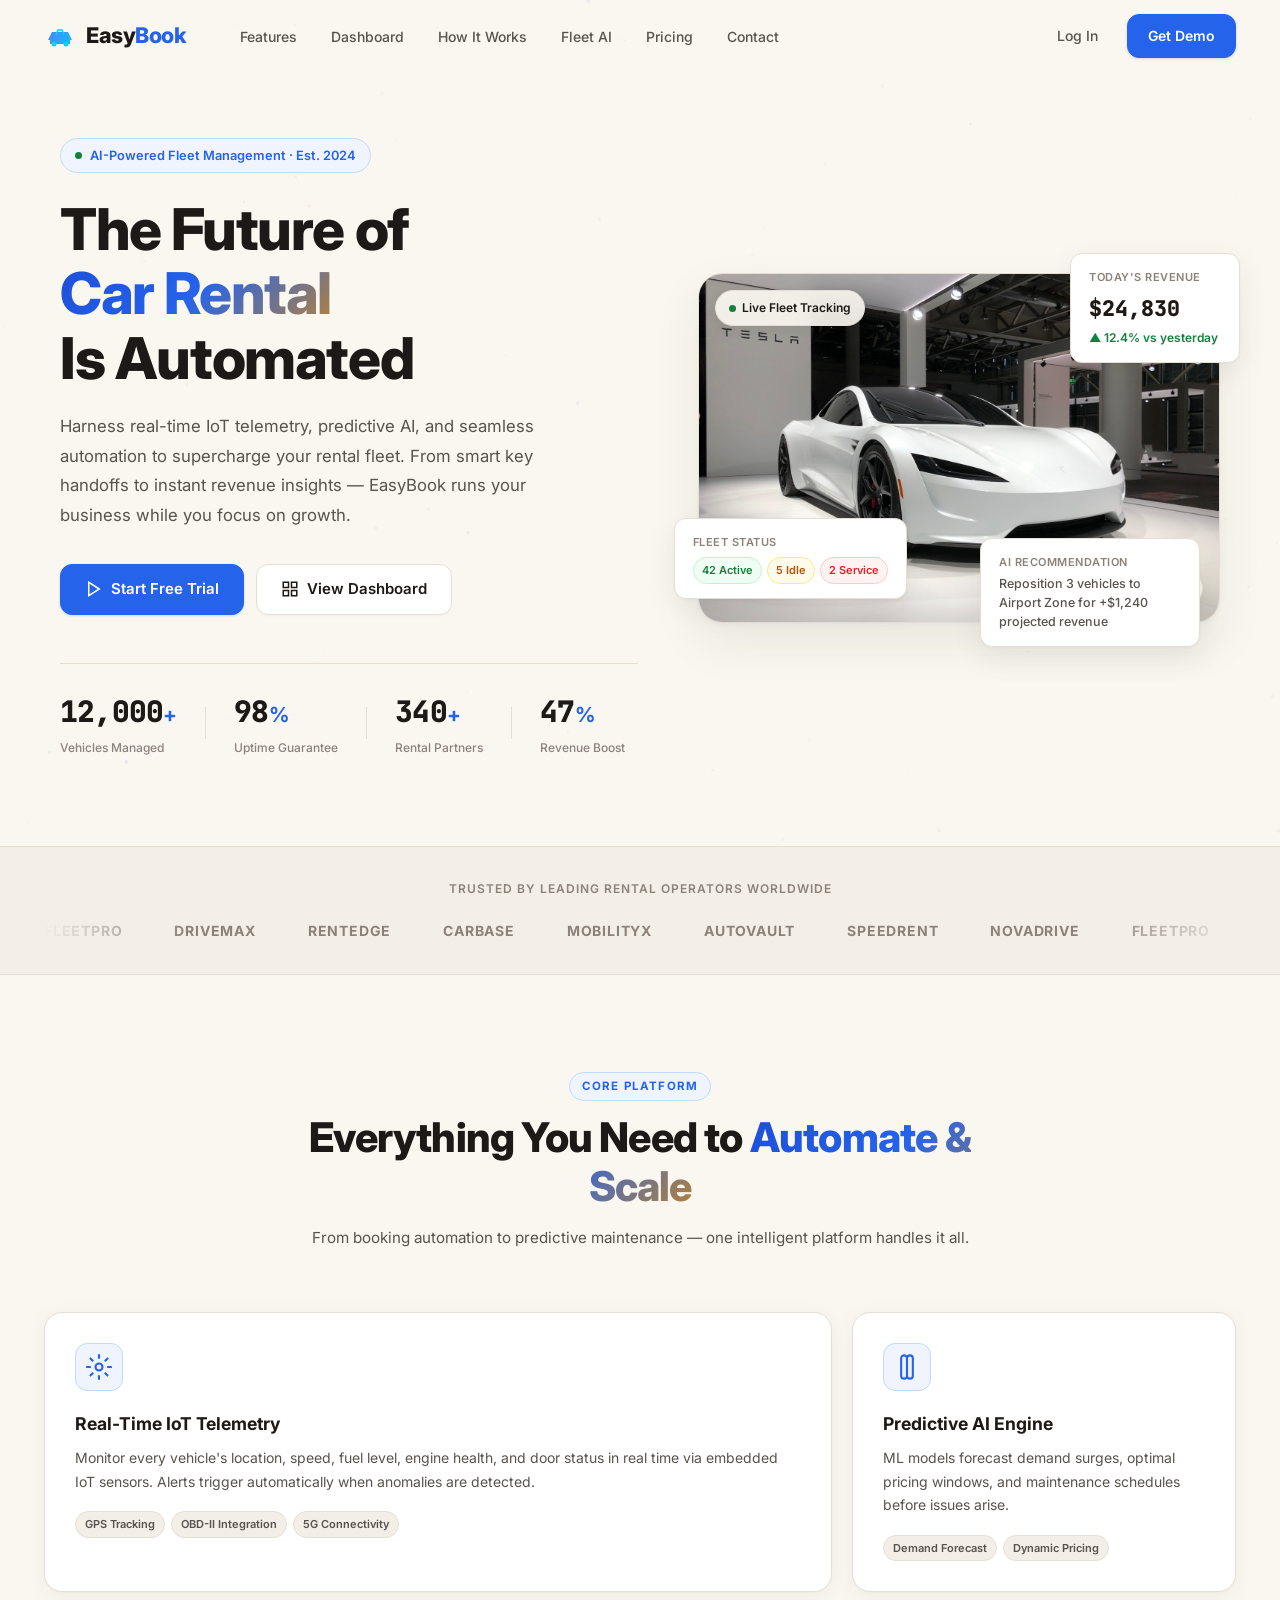
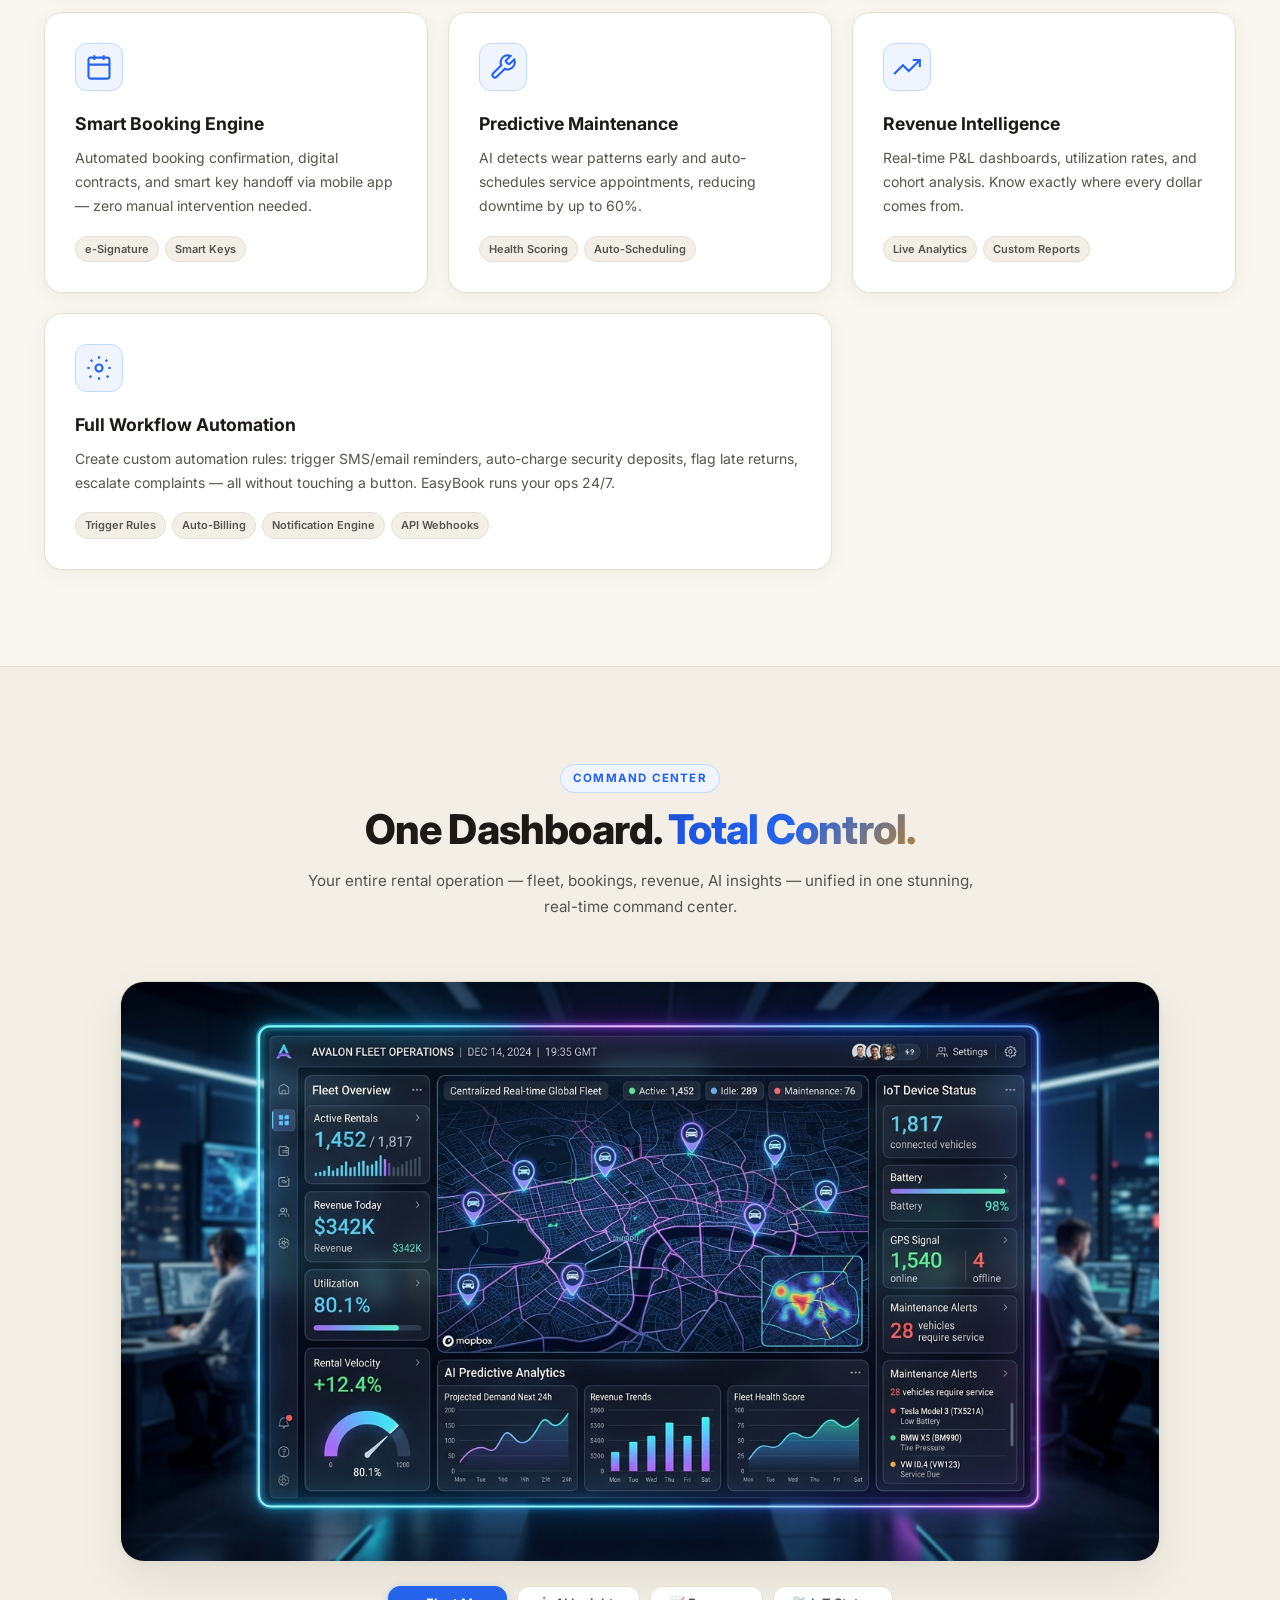
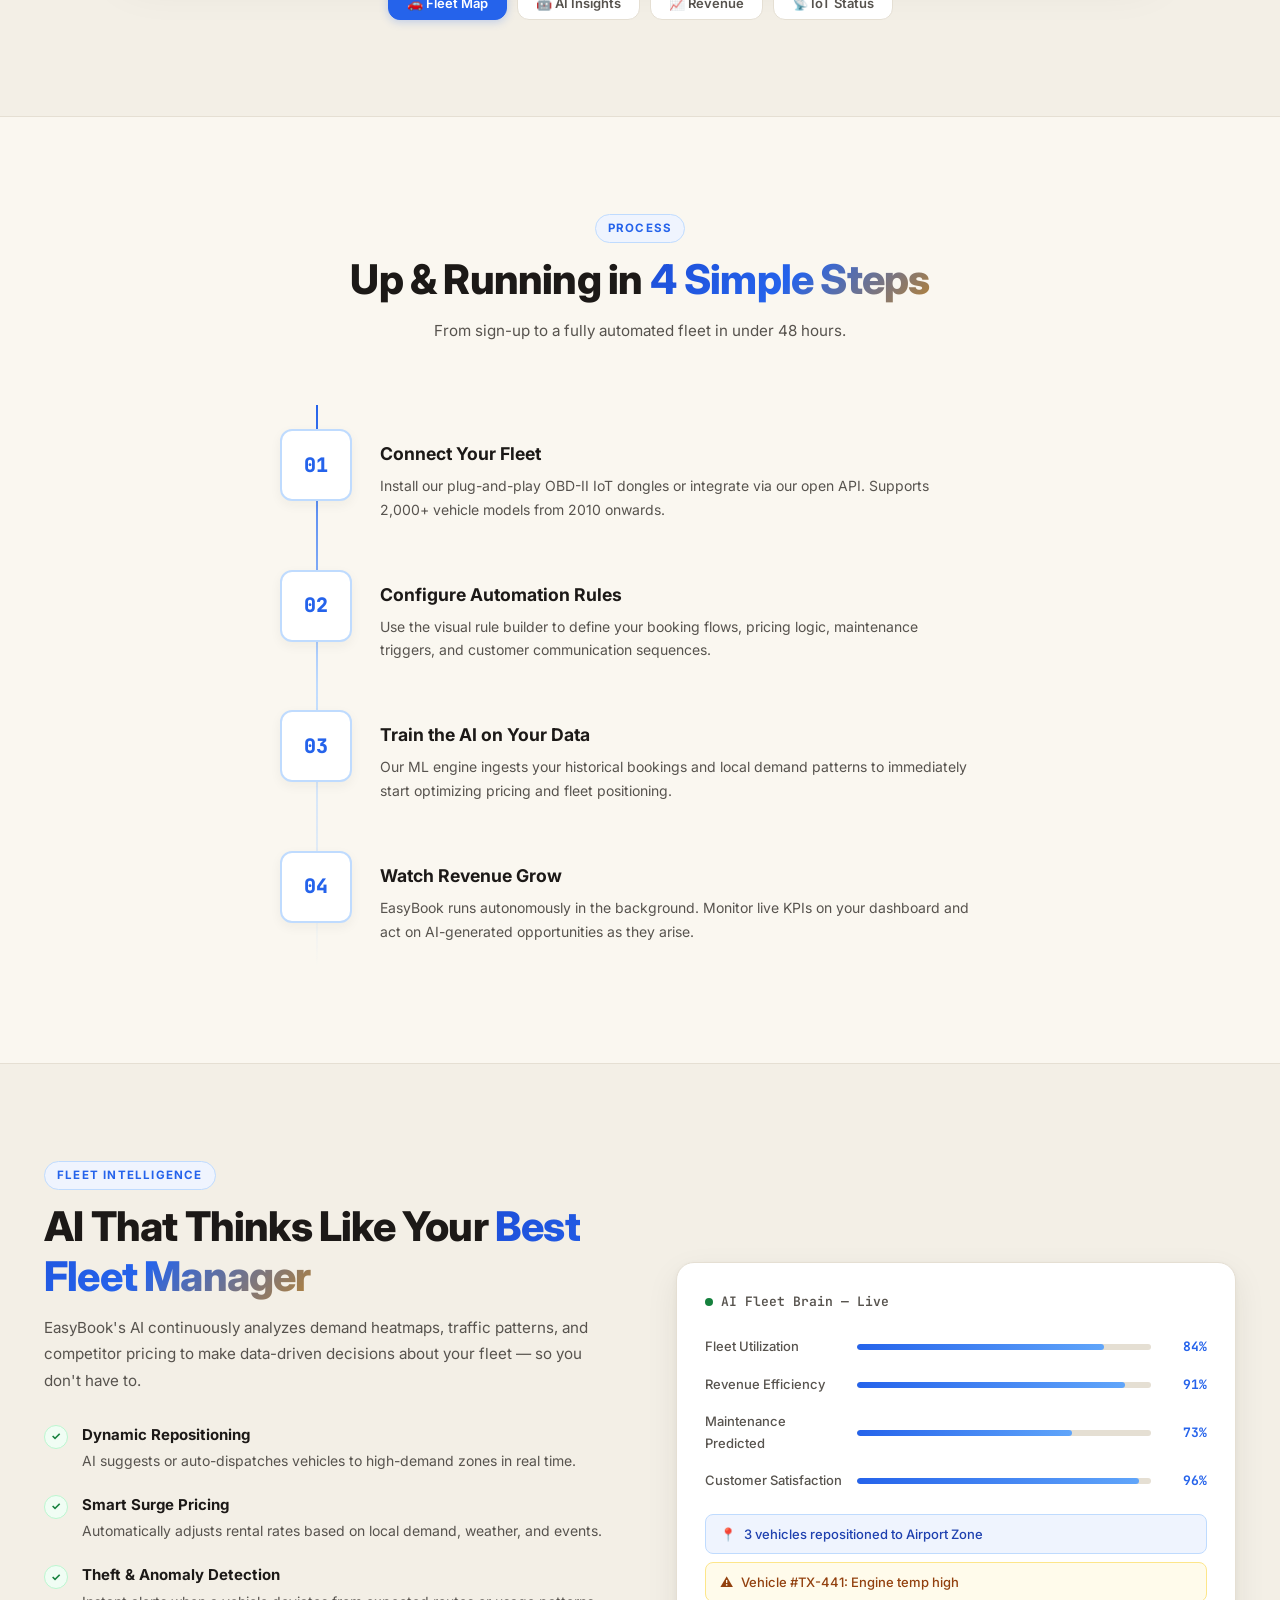
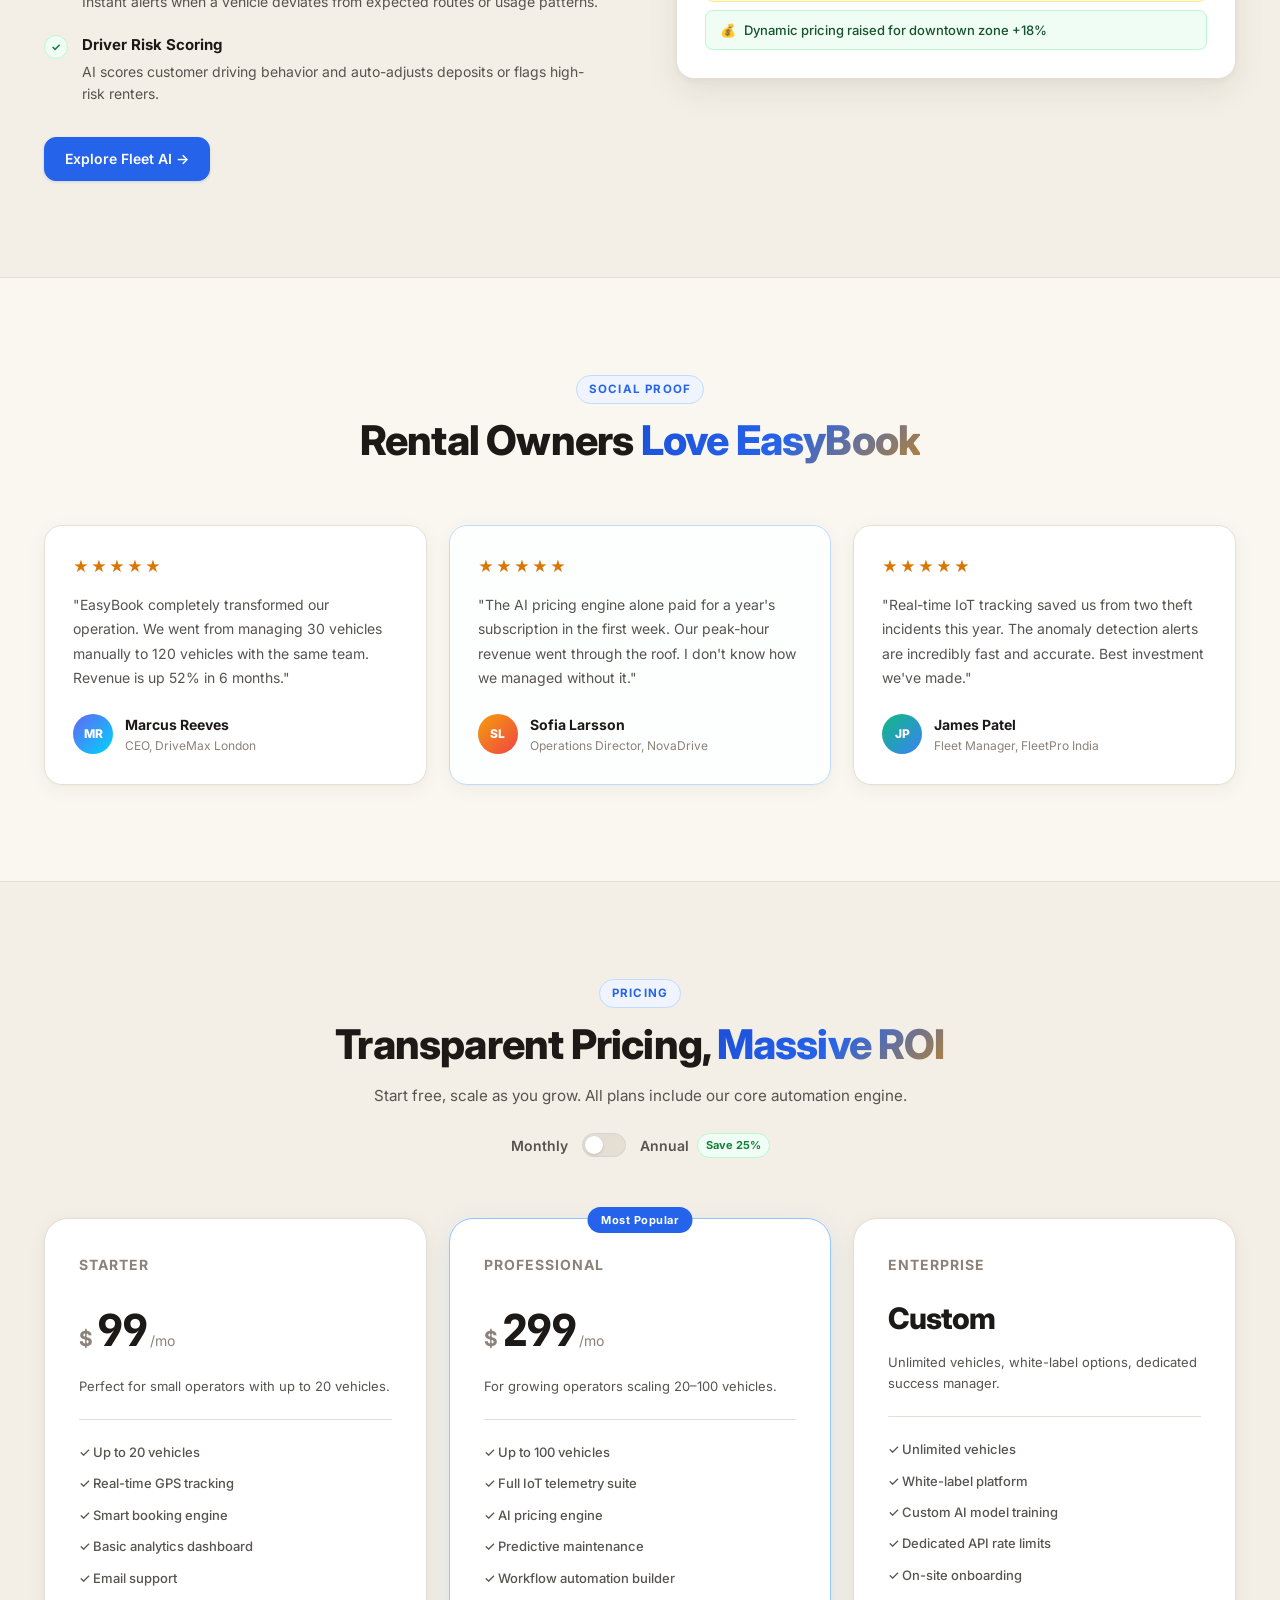
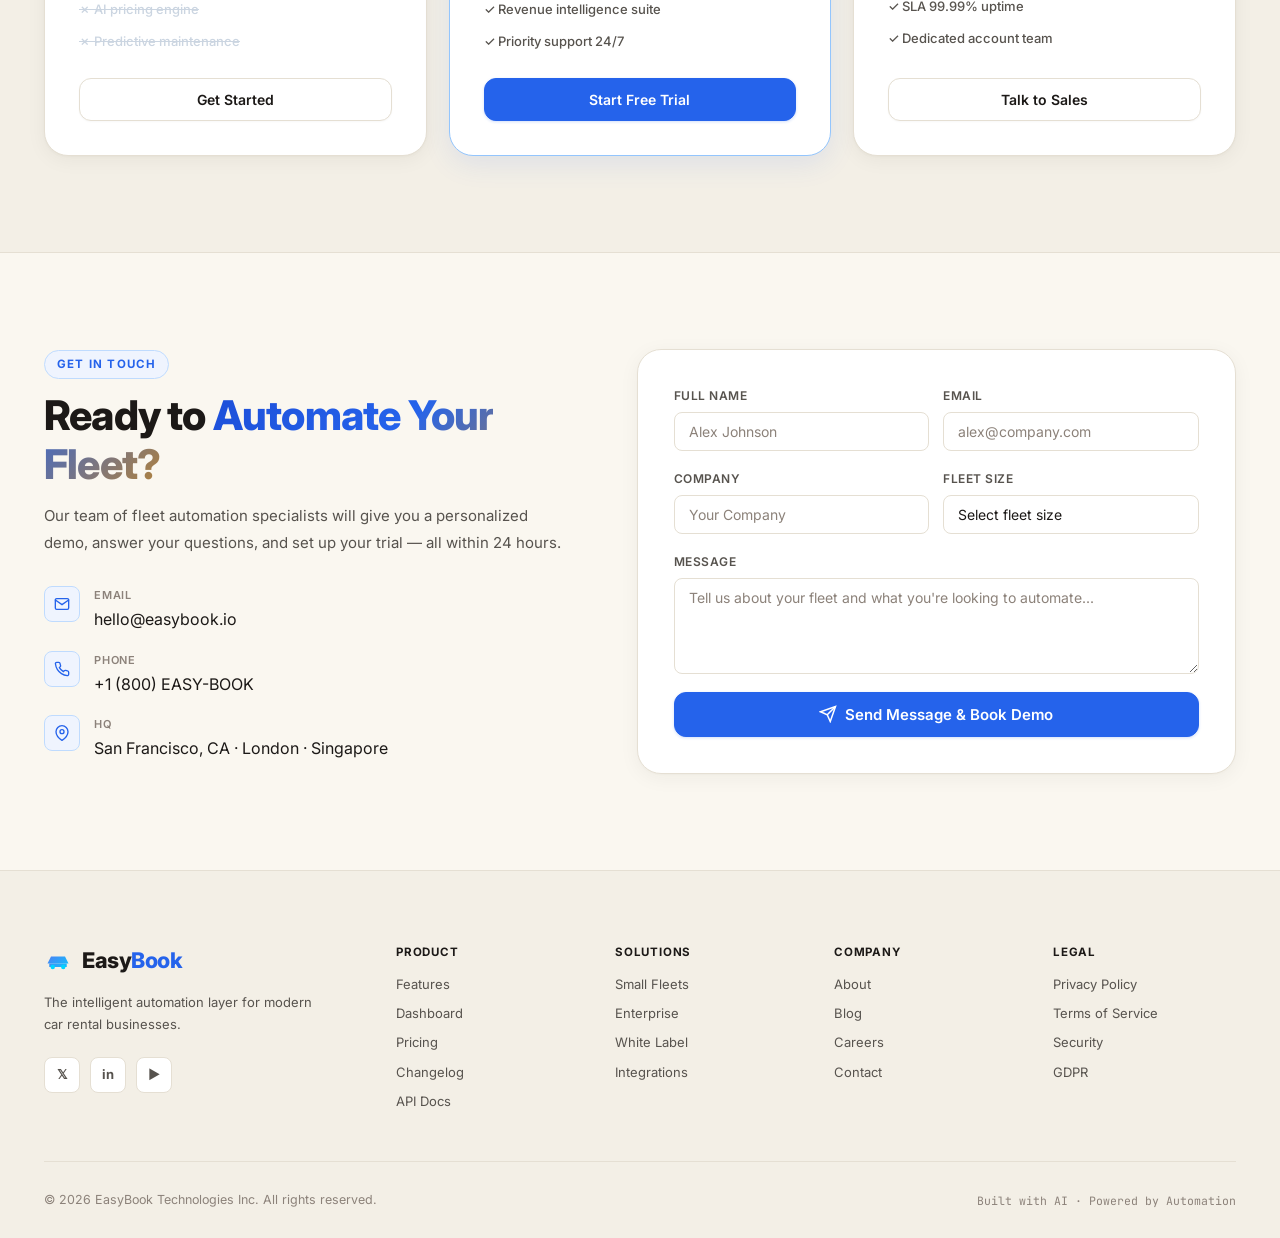
<file: index.html>
<!DOCTYPE html>
<html lang="en">
<head>
  <meta charset="UTF-8" />
  <meta name="viewport" content="width=device-width, initial-scale=1.0" />
  <title>EasyBook – Smart Car Rental Automation Platform</title>
  <meta name="description" content="EasyBook is the AI-powered, IoT-enabled car rental management platform. Automate your fleet, maximize revenue, and delight customers with intelligent automation." />
  <link rel="preconnect" href="https://fonts.googleapis.com" />
  <link rel="preconnect" href="https://fonts.gstatic.com" crossorigin />
  <link href="https://fonts.googleapis.com/css2?family=Inter:wght@300;400;500;600;700;800;900&family=JetBrains+Mono:wght@400;500&display=swap" rel="stylesheet" />
  <link rel="stylesheet" href="style.css" />
</head>
<body>

  <!-- Capybara Preloader (From Uiverse.io by Novaxlo) -->
  <div class="preloader-overlay" id="preloader">
    <div class="capybaraloader">
      <div class="capybara">
        <div class="capy"></div>
        <div class="capyleg2"></div>
        <div class="capyleg2"></div>
        <div class="capyleg"></div>
        <div class="capyhead">
          <div class="capyear"><div class="capyear2"></div></div>
          <div class="capyear"><div class="capyear2"></div></div>
          <div class="capyeye"></div>
          <div class="capyeye"></div>
          <div class="capymouth">
            <div class="capylips"></div>
            <div class="capylips"></div>
          </div>
        </div>
      </div>
      <div class="loader">
        <div class="loaderline"></div>
      </div>
    </div>
    <div class="preloader-brand">
      Easy<span class="logo-accent">Book</span>
    </div>
    <div class="preloader-text">Loading platform...</div>
  </div>

  <!-- Animated Background Canvas -->
  <canvas id="bg-canvas"></canvas>

  <!-- Navigation -->
  <nav id="navbar">
    <div class="nav-inner">
      <a href="#" class="nav-logo" id="logo-link">
        <span class="logo-icon">
          <svg width="32" height="32" viewBox="0 0 32 32" fill="none">
            <path d="M4 20L8 12H24L28 20H4Z" fill="url(#logo-grad)"/>
            <path d="M6 20H26V24H6Z" fill="url(#logo-grad)"/>
            <circle cx="10" cy="24" r="2.5" fill="#00d4ff"/>
            <circle cx="22" cy="24" r="2.5" fill="#00d4ff"/>
            <path d="M12 15L14 10H18L20 15" stroke="#00d4ff" stroke-width="1.5"/>
            <defs>
              <linearGradient id="logo-grad" x1="0" y1="0" x2="32" y2="32" gradientUnits="userSpaceOnUse">
                <stop offset="0%" stop-color="#6366f1"/>
                <stop offset="100%" stop-color="#00d4ff"/>
              </linearGradient>
            </defs>
          </svg>
        </span>
        <span class="logo-text">Easy<span class="logo-accent">Book</span></span>
      </a>
      <ul class="nav-links" id="nav-links">
        <li><a href="#features" class="nav-link">Features</a></li>
        <li><a href="#dashboard" class="nav-link">Dashboard</a></li>
        <li><a href="#how-it-works" class="nav-link">How It Works</a></li>
        <li><a href="#fleet" class="nav-link">Fleet AI</a></li>
        <li><a href="#pricing" class="nav-link">Pricing</a></li>
        <li><a href="#contact" class="nav-link">Contact</a></li>
      </ul>
      <div class="nav-cta">
        <a href="#pricing" class="btn-ghost" id="nav-login">Log In</a>
        <a href="#contact" class="btn-primary" id="nav-demo">Get Demo</a>
      </div>
      <button class="hamburger" id="hamburger" aria-label="Toggle menu">
        <span></span><span></span><span></span>
      </button>
    </div>
  </nav>

  <!-- Hero Section -->
  <section class="hero" id="home">
    <div class="hero-content">
      <div class="hero-badge">
        <span class="badge-dot"></span>
        AI-Powered Fleet Management · Est. 2024
      </div>
      <h1 class="hero-title">
        The Future of<br/>
        <span class="gradient-text">Car Rental</span><br/>
        Is Automated
      </h1>
      <p class="hero-subtitle">
        Harness real-time IoT telemetry, predictive AI, and seamless automation to supercharge your rental fleet. From smart key handoffs to instant revenue insights — EasyBook runs your business while you focus on growth.
      </p>
      <div class="hero-actions">
        <a href="#contact" class="btn-primary btn-lg" id="hero-cta-primary">
          <svg width="18" height="18" viewBox="0 0 24 24" fill="none" stroke="currentColor" stroke-width="2"><path d="M5 3l14 9-14 9V3z"/></svg>
          Start Free Trial
        </a>
        <a href="#dashboard" class="btn-outline btn-lg" id="hero-cta-secondary">
          <svg width="18" height="18" viewBox="0 0 24 24" fill="none" stroke="currentColor" stroke-width="2"><rect x="3" y="3" width="7" height="7"/><rect x="14" y="3" width="7" height="7"/><rect x="3" y="14" width="7" height="7"/><rect x="14" y="14" width="7" height="7"/></svg>
          View Dashboard
        </a>
      </div>
      <div class="hero-stats">
        <div class="stat-item">
          <span class="stat-num" data-target="12000">0</span><span class="stat-suffix">+</span>
          <span class="stat-label">Vehicles Managed</span>
        </div>
        <div class="stat-divider"></div>
        <div class="stat-item">
          <span class="stat-num" data-target="98">0</span><span class="stat-suffix">%</span>
          <span class="stat-label">Uptime Guarantee</span>
        </div>
        <div class="stat-divider"></div>
        <div class="stat-item">
          <span class="stat-num" data-target="340">0</span><span class="stat-suffix">+</span>
          <span class="stat-label">Rental Partners</span>
        </div>
        <div class="stat-divider"></div>
        <div class="stat-item">
          <span class="stat-num" data-target="47">0</span><span class="stat-suffix">%</span>
          <span class="stat-label">Revenue Boost</span>
        </div>
      </div>
    </div>
    <div class="hero-visual">
      <div class="hero-img-wrapper">
        <img src="hero_car_1789370345220.jpg" alt="Futuristic Smart Car with IoT" class="hero-img" id="hero-main-img"/>
        <div class="img-overlay-badge badge-top-left">
          <span class="pulse-dot"></span> Live Fleet Tracking
        </div>
        <div class="img-overlay-badge badge-bottom-right">
          <svg width="14" height="14" viewBox="0 0 24 24" fill="currentColor"><path d="M12 2L2 7v10l10 5 10-5V7L12 2z"/></svg>
          AI Diagnostics Active
        </div>
      </div>
      <div class="floating-card card-revenue">
        <div class="fc-label">Today's Revenue</div>
        <div class="fc-value">$24,830</div>
        <div class="fc-trend up">▲ 12.4% vs yesterday</div>
      </div>
      <div class="floating-card card-fleet">
        <div class="fc-label">Fleet Status</div>
        <div class="fleet-pills">
          <span class="pill pill-green">42 Active</span>
          <span class="pill pill-yellow">5 Idle</span>
          <span class="pill pill-red">2 Service</span>
        </div>
      </div>
      <div class="floating-card card-ai">
        <div class="fc-label">AI Recommendation</div>
        <div class="fc-value-sm">Reposition 3 vehicles to Airport Zone for +$1,240 projected revenue</div>
      </div>
    </div>
  </section>

  <!-- Trusted By -->
  <section class="trusted">
    <div class="container">
      <p class="trusted-label">Trusted by leading rental operators worldwide</p>
      <div class="logos-track">
        <div class="logos-inner" id="logos-inner">
          <div class="brand-logo">FleetPro</div>
          <div class="brand-logo">DriveMax</div>
          <div class="brand-logo">RentEdge</div>
          <div class="brand-logo">CarBase</div>
          <div class="brand-logo">MobilityX</div>
          <div class="brand-logo">AutoVault</div>
          <div class="brand-logo">SpeedRent</div>
          <div class="brand-logo">NovaDrive</div>
          <!-- Duplicates for seamless loop -->
          <div class="brand-logo">FleetPro</div>
          <div class="brand-logo">DriveMax</div>
          <div class="brand-logo">RentEdge</div>
          <div class="brand-logo">CarBase</div>
          <div class="brand-logo">MobilityX</div>
          <div class="brand-logo">AutoVault</div>
          <div class="brand-logo">SpeedRent</div>
          <div class="brand-logo">NovaDrive</div>
        </div>
      </div>
    </div>
  </section>

  <!-- Features Section -->
  <section class="features" id="features">
    <div class="container">
      <div class="section-header">
        <span class="section-tag">Core Platform</span>
        <h2 class="section-title">Everything You Need to <span class="gradient-text">Automate & Scale</span></h2>
        <p class="section-subtitle">From booking automation to predictive maintenance — one intelligent platform handles it all.</p>
      </div>
      <div class="features-grid">

        <div class="feature-card feature-card--large" id="feat-iot">
          <div class="feat-icon-wrap">
            <svg width="28" height="28" viewBox="0 0 24 24" fill="none" stroke="currentColor" stroke-width="1.8"><circle cx="12" cy="12" r="3"/><path d="M12 1v4M12 19v4M4.22 4.22l2.83 2.83M16.95 16.95l2.83 2.83M1 12h4M19 12h4M4.22 19.78l2.83-2.83M16.95 7.05l2.83-2.83"/></svg>
          </div>
          <h3 class="feat-title">Real-Time IoT Telemetry</h3>
          <p class="feat-desc">Monitor every vehicle's location, speed, fuel level, engine health, and door status in real time via embedded IoT sensors. Alerts trigger automatically when anomalies are detected.</p>
          <div class="feat-tags">
            <span class="tag">GPS Tracking</span>
            <span class="tag">OBD-II Integration</span>
            <span class="tag">5G Connectivity</span>
          </div>
        </div>

        <div class="feature-card" id="feat-ai">
          <div class="feat-icon-wrap">
            <svg width="28" height="28" viewBox="0 0 24 24" fill="none" stroke="currentColor" stroke-width="1.8"><path d="M9.5 2A2.5 2.5 0 0112 4.5v15a2.5 2.5 0 01-5 0v-15A2.5 2.5 0 019.5 2zM14.5 2A2.5 2.5 0 0117 4.5v15a2.5 2.5 0 01-5 0v-15A2.5 2.5 0 0114.5 2z"/></svg>
          </div>
          <h3 class="feat-title">Predictive AI Engine</h3>
          <p class="feat-desc">ML models forecast demand surges, optimal pricing windows, and maintenance schedules before issues arise.</p>
          <div class="feat-tags">
            <span class="tag">Demand Forecast</span>
            <span class="tag">Dynamic Pricing</span>
          </div>
        </div>

        <div class="feature-card" id="feat-booking">
          <div class="feat-icon-wrap">
            <svg width="28" height="28" viewBox="0 0 24 24" fill="none" stroke="currentColor" stroke-width="1.8"><rect x="3" y="4" width="18" height="18" rx="2"/><path d="M16 2v4M8 2v4M3 10h18"/></svg>
          </div>
          <h3 class="feat-title">Smart Booking Engine</h3>
          <p class="feat-desc">Automated booking confirmation, digital contracts, and smart key handoff via mobile app — zero manual intervention needed.</p>
          <div class="feat-tags">
            <span class="tag">e-Signature</span>
            <span class="tag">Smart Keys</span>
          </div>
        </div>

        <div class="feature-card" id="feat-maintenance">
          <div class="feat-icon-wrap">
            <svg width="28" height="28" viewBox="0 0 24 24" fill="none" stroke="currentColor" stroke-width="1.8"><path d="M14.7 6.3a1 1 0 000 1.4l1.6 1.6a1 1 0 001.4 0l3.77-3.77a6 6 0 01-7.94 7.94l-6.91 6.91a2.12 2.12 0 01-3-3l6.91-6.91a6 6 0 017.94-7.94l-3.76 3.76z"/></svg>
          </div>
          <h3 class="feat-title">Predictive Maintenance</h3>
          <p class="feat-desc">AI detects wear patterns early and auto-schedules service appointments, reducing downtime by up to 60%.</p>
          <div class="feat-tags">
            <span class="tag">Health Scoring</span>
            <span class="tag">Auto-Scheduling</span>
          </div>
        </div>

        <div class="feature-card" id="feat-revenue">
          <div class="feat-icon-wrap">
            <svg width="28" height="28" viewBox="0 0 24 24" fill="none" stroke="currentColor" stroke-width="1.8"><polyline points="23 6 13.5 15.5 8.5 10.5 1 18"/><polyline points="17 6 23 6 23 12"/></svg>
          </div>
          <h3 class="feat-title">Revenue Intelligence</h3>
          <p class="feat-desc">Real-time P&L dashboards, utilization rates, and cohort analysis. Know exactly where every dollar comes from.</p>
          <div class="feat-tags">
            <span class="tag">Live Analytics</span>
            <span class="tag">Custom Reports</span>
          </div>
        </div>

        <div class="feature-card feature-card--large feature-card--right" id="feat-automation">
          <div class="feat-icon-wrap">
            <svg width="28" height="28" viewBox="0 0 24 24" fill="none" stroke="currentColor" stroke-width="1.8"><circle cx="12" cy="12" r="3"/><path d="M19.07 4.93l-1.41 1.41M5.34 18.66l-1.41 1.41M12 2v2M12 20v2M4.93 4.93l1.41 1.41M18.66 18.66l1.41 1.41M2 12h2M20 12h2"/></svg>
          </div>
          <h3 class="feat-title">Full Workflow Automation</h3>
          <p class="feat-desc">Create custom automation rules: trigger SMS/email reminders, auto-charge security deposits, flag late returns, escalate complaints — all without touching a button. EasyBook runs your ops 24/7.</p>
          <div class="feat-tags">
            <span class="tag">Trigger Rules</span>
            <span class="tag">Auto-Billing</span>
            <span class="tag">Notification Engine</span>
            <span class="tag">API Webhooks</span>
          </div>
        </div>

      </div>
    </div>
  </section>

  <!-- Dashboard Preview Section -->
  <section class="dashboard-section" id="dashboard">
    <div class="container">
      <div class="section-header">
        <span class="section-tag">Command Center</span>
        <h2 class="section-title">One Dashboard. <span class="gradient-text">Total Control.</span></h2>
        <p class="section-subtitle">Your entire rental operation — fleet, bookings, revenue, AI insights — unified in one stunning, real-time command center.</p>
      </div>
      <div class="dashboard-preview-wrap">
        <div class="dashboard-glow"></div>
        <img src="dashboard_preview_1789370358879.jpg" alt="EasyBook Smart Dashboard" class="dashboard-img" id="dashboard-screenshot"/>
        <div class="dashboard-tabs">
          <button class="dash-tab active" data-tab="fleet" id="tab-fleet">🚗 Fleet Map</button>
          <button class="dash-tab" data-tab="ai" id="tab-ai">🤖 AI Insights</button>
          <button class="dash-tab" data-tab="revenue" id="tab-revenue">📈 Revenue</button>
          <button class="dash-tab" data-tab="iot" id="tab-iot">📡 IoT Status</button>
        </div>
      </div>
    </div>
  </section>

  <!-- How It Works -->
  <section class="how-it-works" id="how-it-works">
    <div class="container">
      <div class="section-header">
        <span class="section-tag">Process</span>
        <h2 class="section-title">Up & Running in <span class="gradient-text">4 Simple Steps</span></h2>
        <p class="section-subtitle">From sign-up to a fully automated fleet in under 48 hours.</p>
      </div>
      <div class="steps-wrapper">
        <div class="steps-line"></div>
        <div class="step-item" id="step-1">
          <div class="step-num">01</div>
          <div class="step-content">
            <h3>Connect Your Fleet</h3>
            <p>Install our plug-and-play OBD-II IoT dongles or integrate via our open API. Supports 2,000+ vehicle models from 2010 onwards.</p>
          </div>
        </div>
        <div class="step-item" id="step-2">
          <div class="step-num">02</div>
          <div class="step-content">
            <h3>Configure Automation Rules</h3>
            <p>Use the visual rule builder to define your booking flows, pricing logic, maintenance triggers, and customer communication sequences.</p>
          </div>
        </div>
        <div class="step-item" id="step-3">
          <div class="step-num">03</div>
          <div class="step-content">
            <h3>Train the AI on Your Data</h3>
            <p>Our ML engine ingests your historical bookings and local demand patterns to immediately start optimizing pricing and fleet positioning.</p>
          </div>
        </div>
        <div class="step-item" id="step-4">
          <div class="step-num">04</div>
          <div class="step-content">
            <h3>Watch Revenue Grow</h3>
            <p>EasyBook runs autonomously in the background. Monitor live KPIs on your dashboard and act on AI-generated opportunities as they arise.</p>
          </div>
        </div>
      </div>
    </div>
  </section>

  <!-- Fleet AI Section -->
  <section class="fleet-ai" id="fleet">
    <div class="container">
      <div class="fleet-ai-grid">
        <div class="fleet-ai-content">
          <span class="section-tag">Fleet Intelligence</span>
          <h2 class="section-title">AI That Thinks Like Your <span class="gradient-text">Best Fleet Manager</span></h2>
          <p class="section-subtitle" style="text-align:left;">EasyBook's AI continuously analyzes demand heatmaps, traffic patterns, and competitor pricing to make data-driven decisions about your fleet — so you don't have to.</p>
          <ul class="fleet-ai-list">
            <li>
              <span class="check-icon">✓</span>
              <div>
                <strong>Dynamic Repositioning</strong>
                <p>AI suggests or auto-dispatches vehicles to high-demand zones in real time.</p>
              </div>
            </li>
            <li>
              <span class="check-icon">✓</span>
              <div>
                <strong>Smart Surge Pricing</strong>
                <p>Automatically adjusts rental rates based on local demand, weather, and events.</p>
              </div>
            </li>
            <li>
              <span class="check-icon">✓</span>
              <div>
                <strong>Theft & Anomaly Detection</strong>
                <p>Instant alerts when a vehicle deviates from expected routes or usage patterns.</p>
              </div>
            </li>
            <li>
              <span class="check-icon">✓</span>
              <div>
                <strong>Driver Risk Scoring</strong>
                <p>AI scores customer driving behavior and auto-adjusts deposits or flags high-risk renters.</p>
              </div>
            </li>
          </ul>
          <a href="#contact" class="btn-primary" id="fleet-ai-cta">Explore Fleet AI →</a>
        </div>
        <div class="fleet-ai-visual">
          <div class="ai-metrics-panel">
            <div class="amp-header">
              <span class="amp-dot active"></span>
              <span>AI Fleet Brain — Live</span>
            </div>
            <div class="amp-metric">
              <span class="amp-label">Fleet Utilization</span>
              <div class="amp-bar-track"><div class="amp-bar" style="--pct:84%"></div></div>
              <span class="amp-val">84%</span>
            </div>
            <div class="amp-metric">
              <span class="amp-label">Revenue Efficiency</span>
              <div class="amp-bar-track"><div class="amp-bar" style="--pct:91%"></div></div>
              <span class="amp-val">91%</span>
            </div>
            <div class="amp-metric">
              <span class="amp-label">Maintenance Predicted</span>
              <div class="amp-bar-track"><div class="amp-bar" style="--pct:73%"></div></div>
              <span class="amp-val">73%</span>
            </div>
            <div class="amp-metric">
              <span class="amp-label">Customer Satisfaction</span>
              <div class="amp-bar-track"><div class="amp-bar" style="--pct:96%"></div></div>
              <span class="amp-val">96%</span>
            </div>
            <div class="amp-alerts">
              <div class="amp-alert-item alert-info">
                <span>📍</span> 3 vehicles repositioned to Airport Zone
              </div>
              <div class="amp-alert-item alert-warning">
                <span>⚠️</span> Vehicle #TX-441: Engine temp high
              </div>
              <div class="amp-alert-item alert-success">
                <span>💰</span> Dynamic pricing raised for downtown zone +18%
              </div>
            </div>
          </div>
        </div>
      </div>
    </div>
  </section>

  <!-- Testimonials -->
  <section class="testimonials" id="testimonials">
    <div class="container">
      <div class="section-header">
        <span class="section-tag">Social Proof</span>
        <h2 class="section-title">Rental Owners <span class="gradient-text">Love EasyBook</span></h2>
      </div>
      <div class="testimonials-grid">
        <div class="testi-card" id="testi-1">
          <div class="testi-stars">★★★★★</div>
          <p class="testi-text">"EasyBook completely transformed our operation. We went from managing 30 vehicles manually to 120 vehicles with the same team. Revenue is up 52% in 6 months."</p>
          <div class="testi-author">
            <div class="testi-avatar" style="background: linear-gradient(135deg, #6366f1, #00d4ff)">MR</div>
            <div>
              <div class="testi-name">Marcus Reeves</div>
              <div class="testi-role">CEO, DriveMax London</div>
            </div>
          </div>
        </div>
        <div class="testi-card testi-card--featured" id="testi-2">
          <div class="testi-stars">★★★★★</div>
          <p class="testi-text">"The AI pricing engine alone paid for a year's subscription in the first week. Our peak-hour revenue went through the roof. I don't know how we managed without it."</p>
          <div class="testi-author">
            <div class="testi-avatar" style="background: linear-gradient(135deg, #f59e0b, #ef4444)">SL</div>
            <div>
              <div class="testi-name">Sofia Larsson</div>
              <div class="testi-role">Operations Director, NovaDrive</div>
            </div>
          </div>
        </div>
        <div class="testi-card" id="testi-3">
          <div class="testi-stars">★★★★★</div>
          <p class="testi-text">"Real-time IoT tracking saved us from two theft incidents this year. The anomaly detection alerts are incredibly fast and accurate. Best investment we've made."</p>
          <div class="testi-author">
            <div class="testi-avatar" style="background: linear-gradient(135deg, #10b981, #3b82f6)">JP</div>
            <div>
              <div class="testi-name">James Patel</div>
              <div class="testi-role">Fleet Manager, FleetPro India</div>
            </div>
          </div>
        </div>
      </div>
    </div>
  </section>

  <!-- Pricing Section -->
  <section class="pricing" id="pricing">
    <div class="container">
      <div class="section-header">
        <span class="section-tag">Pricing</span>
        <h2 class="section-title">Transparent Pricing, <span class="gradient-text">Massive ROI</span></h2>
        <p class="section-subtitle">Start free, scale as you grow. All plans include our core automation engine.</p>
        <div class="pricing-toggle">
          <span class="toggle-label" id="toggle-monthly-label">Monthly</span>
          <button class="toggle-btn" id="pricing-toggle" aria-label="Toggle billing period">
            <span class="toggle-thumb"></span>
          </button>
          <span class="toggle-label">Annual <span class="save-badge">Save 25%</span></span>
        </div>
      </div>
      <div class="pricing-grid">

        <div class="pricing-card" id="plan-starter">
          <div class="plan-name">Starter</div>
          <div class="plan-price">
            <span class="price-currency">$</span>
            <span class="price-amount" data-monthly="99" data-annual="74">99</span>
            <span class="price-period">/mo</span>
          </div>
          <p class="plan-desc">Perfect for small operators with up to 20 vehicles.</p>
          <ul class="plan-features">
            <li>✓ Up to 20 vehicles</li>
            <li>✓ Real-time GPS tracking</li>
            <li>✓ Smart booking engine</li>
            <li>✓ Basic analytics dashboard</li>
            <li>✓ Email support</li>
            <li class="disabled">✗ AI pricing engine</li>
            <li class="disabled">✗ Predictive maintenance</li>
          </ul>
          <a href="#contact" class="btn-outline btn-full" id="plan-starter-cta">Get Started</a>
        </div>

        <div class="pricing-card pricing-card--featured" id="plan-pro">
          <div class="plan-badge">Most Popular</div>
          <div class="plan-name">Professional</div>
          <div class="plan-price">
            <span class="price-currency">$</span>
            <span class="price-amount" data-monthly="299" data-annual="224">299</span>
            <span class="price-period">/mo</span>
          </div>
          <p class="plan-desc">For growing operators scaling 20–100 vehicles.</p>
          <ul class="plan-features">
            <li>✓ Up to 100 vehicles</li>
            <li>✓ Full IoT telemetry suite</li>
            <li>✓ AI pricing engine</li>
            <li>✓ Predictive maintenance</li>
            <li>✓ Workflow automation builder</li>
            <li>✓ Revenue intelligence suite</li>
            <li>✓ Priority support 24/7</li>
          </ul>
          <a href="#contact" class="btn-primary btn-full" id="plan-pro-cta">Start Free Trial</a>
        </div>

        <div class="pricing-card" id="plan-enterprise">
          <div class="plan-name">Enterprise</div>
          <div class="plan-price">
            <span class="price-custom">Custom</span>
          </div>
          <p class="plan-desc">Unlimited vehicles, white-label options, dedicated success manager.</p>
          <ul class="plan-features">
            <li>✓ Unlimited vehicles</li>
            <li>✓ White-label platform</li>
            <li>✓ Custom AI model training</li>
            <li>✓ Dedicated API rate limits</li>
            <li>✓ On-site onboarding</li>
            <li>✓ SLA 99.99% uptime</li>
            <li>✓ Dedicated account team</li>
          </ul>
          <a href="#contact" class="btn-outline btn-full" id="plan-enterprise-cta">Talk to Sales</a>
        </div>

      </div>
    </div>
  </section>

  <!-- Contact Section -->
  <section class="contact" id="contact">
    <div class="container">
      <div class="contact-grid">
        <div class="contact-info">
          <span class="section-tag">Get In Touch</span>
          <h2 class="section-title">Ready to <span class="gradient-text">Automate Your Fleet?</span></h2>
          <p>Our team of fleet automation specialists will give you a personalized demo, answer your questions, and set up your trial — all within 24 hours.</p>
          <div class="contact-details">
            <div class="contact-item">
              <span class="contact-icon">
                <svg width="16" height="16" viewBox="0 0 24 24" fill="none" stroke="currentColor" stroke-width="2" stroke-linecap="round"><path d="M4 4h16c1.1 0 2 .9 2 2v12c0 1.1-.9 2-2 2H4c-1.1 0-2-.9-2-2V6c0-1.1.9-2 2-2z"/><polyline points="22,6 12,13 2,6"/></svg>
              </span>
              <div>
                <div class="contact-label">Email</div>
                <div>hello@easybook.io</div>
              </div>
            </div>
            <div class="contact-item">
              <span class="contact-icon">
                <svg width="16" height="16" viewBox="0 0 24 24" fill="none" stroke="currentColor" stroke-width="2" stroke-linecap="round"><path d="M22 16.92v3a2 2 0 01-2.18 2 19.79 19.79 0 01-8.63-3.07 19.5 19.5 0 01-6-6 19.79 19.79 0 01-3.07-8.67A2 2 0 014.11 2h3a2 2 0 012 1.72 12.84 12.84 0 00.7 2.81 2 2 0 01-.45 2.11L8.09 9.91a16 16 0 006 6l1.27-1.27a2 2 0 012.11-.45 12.84 12.84 0 002.81.7A2 2 0 0122 16.92z"/></svg>
              </span>
              <div>
                <div class="contact-label">Phone</div>
                <div>+1 (800) EASY-BOOK</div>
              </div>
            </div>
            <div class="contact-item">
              <span class="contact-icon">
                <svg width="16" height="16" viewBox="0 0 24 24" fill="none" stroke="currentColor" stroke-width="2" stroke-linecap="round"><path d="M21 10c0 7-9 13-9 13s-9-6-9-13a9 9 0 0118 0z"/><circle cx="12" cy="10" r="3"/></svg>
              </span>
              <div>
                <div class="contact-label">HQ</div>
                <div>San Francisco, CA · London · Singapore</div>
              </div>
            </div>
          </div>
        </div>
        <div class="contact-form-wrap">
          <form class="contact-form" id="contact-form" novalidate>
            <div class="form-row">
              <div class="form-group">
                <label for="f-name">Full Name</label>
                <input type="text" id="f-name" name="name" placeholder="Alex Johnson" required />
              </div>
              <div class="form-group">
                <label for="f-email">Email</label>
                <input type="email" id="f-email" name="email" placeholder="alex@company.com" required />
              </div>
            </div>
            <div class="form-row">
              <div class="form-group">
                <label for="f-company">Company</label>
                <input type="text" id="f-company" name="company" placeholder="Your Company" />
              </div>
              <div class="form-group">
                <label for="f-fleet">Fleet Size</label>
                <select id="f-fleet" name="fleet">
                  <option value="">Select fleet size</option>
                  <option value="1-20">1–20 vehicles</option>
                  <option value="21-100">21–100 vehicles</option>
                  <option value="100+">100+ vehicles</option>
                </select>
              </div>
            </div>
            <div class="form-group">
              <label for="f-message">Message</label>
              <textarea id="f-message" name="message" rows="4" placeholder="Tell us about your fleet and what you're looking to automate..."></textarea>
            </div>
            <button type="submit" class="btn-primary btn-full btn-lg" id="form-submit">
              <svg width="18" height="18" viewBox="0 0 24 24" fill="none" stroke="currentColor" stroke-width="2"><line x1="22" y1="2" x2="11" y2="13"/><polygon points="22 2 15 22 11 13 2 9 22 2"/></svg>
              Send Message & Book Demo
            </button>
            <div class="form-success" id="form-success">
              Thank you! Our team will contact you within 24 hours.
            </div>
          </form>
        </div>
      </div>
    </div>
  </section>

  <!-- Footer -->
  <footer class="footer">
    <div class="container">
      <div class="footer-top">
        <div class="footer-brand">
          <a href="#" class="nav-logo">
            <span class="logo-icon">
              <svg width="28" height="28" viewBox="0 0 32 32" fill="none">
                <path d="M4 20L8 12H24L28 20H4Z" fill="url(#footer-grad)"/>
                <path d="M6 20H26V24H6Z" fill="url(#footer-grad)"/>
                <circle cx="10" cy="24" r="2.5" fill="#00d4ff"/>
                <circle cx="22" cy="24" r="2.5" fill="#00d4ff"/>
                <defs>
                  <linearGradient id="footer-grad" x1="0" y1="0" x2="32" y2="32" gradientUnits="userSpaceOnUse">
                    <stop offset="0%" stop-color="#6366f1"/>
                    <stop offset="100%" stop-color="#00d4ff"/>
                  </linearGradient>
                </defs>
              </svg>
            </span>
            <span class="logo-text">Easy<span class="logo-accent">Book</span></span>
          </a>
          <p class="footer-tagline">The intelligent automation layer for modern car rental businesses.</p>
          <div class="footer-socials">
            <a href="#" class="social-link" id="social-twitter" aria-label="Twitter">𝕏</a>
            <a href="#" class="social-link" id="social-linkedin" aria-label="LinkedIn">in</a>
            <a href="#" class="social-link" id="social-youtube" aria-label="YouTube">▶</a>
          </div>
        </div>
        <div class="footer-links-grid">
          <div class="footer-col">
            <div class="footer-col-title">Product</div>
            <a href="#features">Features</a>
            <a href="#dashboard">Dashboard</a>
            <a href="#pricing">Pricing</a>
            <a href="#">Changelog</a>
            <a href="#">API Docs</a>
          </div>
          <div class="footer-col">
            <div class="footer-col-title">Solutions</div>
            <a href="#">Small Fleets</a>
            <a href="#">Enterprise</a>
            <a href="#">White Label</a>
            <a href="#">Integrations</a>
          </div>
          <div class="footer-col">
            <div class="footer-col-title">Company</div>
            <a href="#">About</a>
            <a href="#">Blog</a>
            <a href="#">Careers</a>
            <a href="#contact">Contact</a>
          </div>
          <div class="footer-col">
            <div class="footer-col-title">Legal</div>
            <a href="#">Privacy Policy</a>
            <a href="#">Terms of Service</a>
            <a href="#">Security</a>
            <a href="#">GDPR</a>
          </div>
        </div>
      </div>
      <div class="footer-bottom">
        <span>© 2026 EasyBook Technologies Inc. All rights reserved.</span>
        <span class="footer-mono">Built with AI · Powered by Automation</span>
      </div>
    </div>
  </footer>

  <!-- Scroll to Top -->
  <button class="scroll-top" id="scroll-top" aria-label="Scroll to top">
    <svg width="18" height="18" viewBox="0 0 24 24" fill="none" stroke="currentColor" stroke-width="2.5" stroke-linecap="round"><line x1="12" y1="19" x2="12" y2="5"/><polyline points="5 12 12 5 19 12"/></svg>
  </button>

  <script src="script.js"></script>
</body>
</html>
</file>
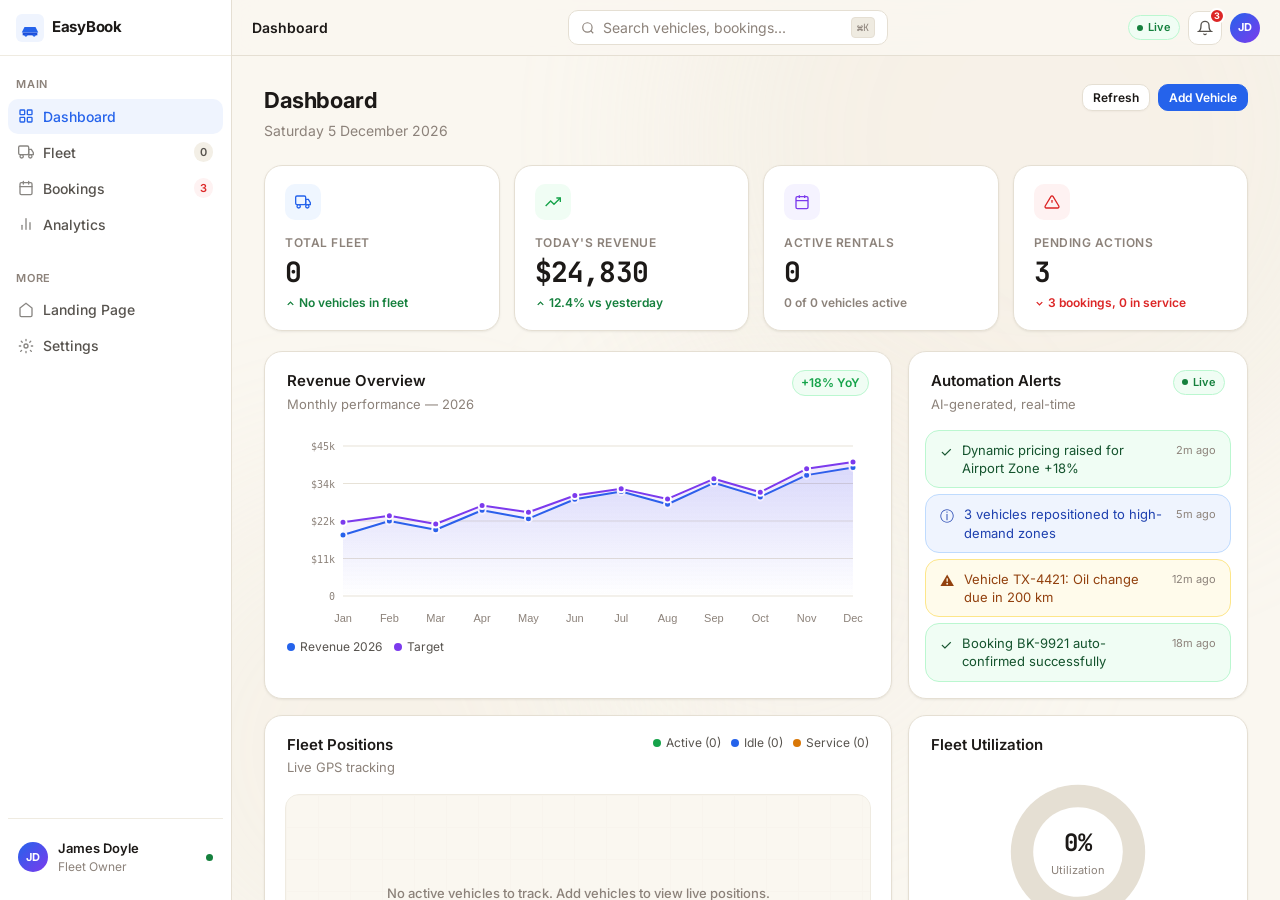
<file: app.html>
<!DOCTYPE html>
<html lang="en">
<head>
<meta charset="UTF-8"/>
<meta name="viewport" content="width=device-width, initial-scale=1.0"/>
<title>EasyBook — Intelligent Fleet Automation</title>
<meta name="description" content="EasyBook: AI-powered fleet management platform for car rental operators. Real-time tracking, predictive maintenance, and revenue intelligence."/>
<link rel="preconnect" href="https://fonts.googleapis.com"/>
<link rel="preconnect" href="https://fonts.gstatic.com" crossorigin/>
<link href="https://fonts.googleapis.com/css2?family=Inter:wght@300;400;500;600;700;800&family=JetBrains+Mono:wght@400;500&display=swap" rel="stylesheet"/>
<link rel="stylesheet" href="app.css"/>
</head>
<body>

<!-- Capybara Preloader (From Uiverse.io by Novaxlo) -->
<div class="preloader-overlay" id="preloader">
  <div class="capybaraloader">
    <div class="capybara">
      <div class="capy"></div>
      <div class="capyleg2"></div>
      <div class="capyleg2"></div>
      <div class="capyleg"></div>
      <div class="capyhead">
        <div class="capyear"><div class="capyear2"></div></div>
        <div class="capyear"><div class="capyear2"></div></div>
        <div class="capyeye"></div>
        <div class="capyeye"></div>
        <div class="capymouth">
          <div class="capylips"></div>
          <div class="capylips"></div>
        </div>
      </div>
    </div>
    <div class="loader">
      <div class="loaderline"></div>
    </div>
  </div>
  <div class="preloader-brand">
    Easy<span class="logo-accent">Book</span>
  </div>
  <div class="preloader-text">Loading platform...</div>
</div>

<!-- Background aurora effect -->
<div class="bg-aurora" aria-hidden="true">
  <div class="aurora-blob aurora-1"></div>
  <div class="aurora-blob aurora-2"></div>
  <div class="aurora-blob aurora-3"></div>
</div>

<!-- APP SHELL -->
<div id="app">

  <!-- Sidebar -->
  <aside class="sidebar" id="sidebar">
    <div class="sidebar-logo">
      <a href="#" class="logo-lockup" id="logo-link">
        <div class="logo-mark">
          <svg width="22" height="22" viewBox="0 0 24 24" fill="none">
            <path d="M3 17l3-6h12l3 6H3z" fill="#2563eb"/>
            <path d="M4 17h16v3H4z" fill="#1d4ed8"/>
            <circle cx="7.5" cy="20" r="1.5" fill="#2563eb"/>
            <circle cx="16.5" cy="20" r="1.5" fill="#2563eb"/>
          </svg>
        </div>
        <span class="logo-text">EasyBook</span>
      </a>
      <button class="sidebar-close-btn" id="sidebar-close" aria-label="Close navigation">
        <svg width="16" height="16" viewBox="0 0 24 24" fill="none" stroke="currentColor" stroke-width="2"><line x1="18" y1="6" x2="6" y2="18"/><line x1="6" y1="6" x2="18" y2="18"/></svg>
      </button>
    </div>

    <div class="sidebar-section-label">Main</div>
    <nav class="sidebar-nav">
      <a href="#" class="nav-item active" data-page="dashboard" id="nav-dashboard">
        <span class="nav-icon">
          <svg width="16" height="16" viewBox="0 0 24 24" fill="none" stroke="currentColor" stroke-width="2" stroke-linecap="round"><rect x="3" y="3" width="7" height="7" rx="1"/><rect x="14" y="3" width="7" height="7" rx="1"/><rect x="3" y="14" width="7" height="7" rx="1"/><rect x="14" y="14" width="7" height="7" rx="1"/></svg>
        </span>
        <span class="nav-label">Dashboard</span>
      </a>
      <a href="#" class="nav-item" data-page="fleet" id="nav-fleet">
        <span class="nav-icon">
          <svg width="16" height="16" viewBox="0 0 24 24" fill="none" stroke="currentColor" stroke-width="2" stroke-linecap="round"><rect x="1" y="3" width="15" height="13" rx="2"/><path d="M16 8h4l3 5v3h-7V8z"/><circle cx="5.5" cy="18.5" r="2.5"/><circle cx="18.5" cy="18.5" r="2.5"/></svg>
        </span>
        <span class="nav-label">Fleet</span>
        <span class="nav-count" id="fleet-badge">0</span>
      </a>
      <a href="#" class="nav-item" data-page="bookings" id="nav-bookings">
        <span class="nav-icon">
          <svg width="16" height="16" viewBox="0 0 24 24" fill="none" stroke="currentColor" stroke-width="2" stroke-linecap="round"><rect x="3" y="4" width="18" height="18" rx="2"/><path d="M16 2v4M8 2v4M3 10h18"/></svg>
        </span>
        <span class="nav-label">Bookings</span>
        <span class="nav-count nav-count--alert" id="booking-badge">3</span>
      </a>
      <a href="#" class="nav-item" data-page="analytics" id="nav-analytics">
        <span class="nav-icon">
          <svg width="16" height="16" viewBox="0 0 24 24" fill="none" stroke="currentColor" stroke-width="2" stroke-linecap="round"><line x1="18" y1="20" x2="18" y2="10"/><line x1="12" y1="20" x2="12" y2="4"/><line x1="6" y1="20" x2="6" y2="14"/></svg>
        </span>
        <span class="nav-label">Analytics</span>
      </a>
    </nav>

    <div class="sidebar-section-label" style="margin-top:8px">More</div>
    <nav class="sidebar-nav">
      <a href="#" class="nav-item" data-page="landing" id="nav-landing">
        <span class="nav-icon">
          <svg width="16" height="16" viewBox="0 0 24 24" fill="none" stroke="currentColor" stroke-width="2" stroke-linecap="round"><path d="M3 9l9-7 9 7v11a2 2 0 01-2 2H5a2 2 0 01-2-2z"/></svg>
        </span>
        <span class="nav-label">Landing Page</span>
      </a>
      <a href="#" class="nav-item" data-page="settings" id="nav-settings">
        <span class="nav-icon">
          <svg width="16" height="16" viewBox="0 0 24 24" fill="none" stroke="currentColor" stroke-width="2" stroke-linecap="round"><circle cx="12" cy="12" r="3"/><path d="M19.07 4.93l-1.41 1.41M5.34 18.66l-1.41 1.41M12 2v2M12 20v2M4.93 4.93l1.41 1.41M18.66 18.66l1.41 1.41M2 12h2M20 12h2"/></svg>
        </span>
        <span class="nav-label">Settings</span>
      </a>
    </nav>

    <div class="sidebar-footer">
      <div class="sidebar-divider"></div>
      <div class="user-card">
        <div class="user-avatar" style="background:linear-gradient(135deg,#2563eb,#7c3aed)">JD</div>
        <div class="user-details">
          <div class="user-name">James Doyle</div>
          <div class="user-role">Fleet Owner</div>
        </div>
        <div class="user-status-dot" title="Online"></div>
      </div>
    </div>
  </aside>

  <!-- Main -->
  <div class="main-wrapper" id="main-wrapper">

    <!-- Top Bar -->
    <header class="topbar">
      <div class="topbar-left">
        <button class="menu-btn" id="menu-toggle" aria-label="Toggle navigation">
          <svg width="18" height="18" viewBox="0 0 24 24" fill="none" stroke="currentColor" stroke-width="2" stroke-linecap="round"><line x1="3" y1="6" x2="21" y2="6"/><line x1="3" y1="12" x2="21" y2="12"/><line x1="3" y1="18" x2="21" y2="18"/></svg>
        </button>
        <div class="topbar-breadcrumb" id="topbar-title">Dashboard</div>
      </div>
      <div class="topbar-center">
        <div class="search-wrap">
          <svg width="14" height="14" viewBox="0 0 24 24" fill="none" stroke="currentColor" stroke-width="2"><circle cx="11" cy="11" r="8"/><line x1="21" y1="21" x2="16.65" y2="16.65"/></svg>
          <input type="text" placeholder="Search vehicles, bookings..." id="global-search" autocomplete="off"/>
          <kbd>⌘K</kbd>
        </div>
      </div>
      <div class="topbar-right">
        <div class="live-badge">
          <span class="live-dot"></span>
          Live
        </div>
        <button class="icon-btn" id="notif-btn" aria-label="Notifications">
          <svg width="16" height="16" viewBox="0 0 24 24" fill="none" stroke="currentColor" stroke-width="2" stroke-linecap="round"><path d="M18 8A6 6 0 006 8c0 7-3 9-3 9h18s-3-2-3-9"/><path d="M13.73 21a2 2 0 01-3.46 0"/></svg>
          <span class="notif-badge">3</span>
        </button>
        <div class="topbar-avatar" style="background:linear-gradient(135deg,#2563eb,#7c3aed)">JD</div>
      </div>
    </header>

    <!-- Page Content -->
    <main class="page-content" id="page-content"></main>
  </div>
</div>

<!-- Vehicle Modal -->
<div class="modal-backdrop" id="modal-overlay">
  <div class="modal" id="vehicle-modal" role="dialog" aria-modal="true">
    <div class="modal-header">
      <h3 class="modal-title" id="modal-title">Add Vehicle</h3>
      <button class="modal-close-btn" id="modal-close" aria-label="Close">
        <svg width="16" height="16" viewBox="0 0 24 24" fill="none" stroke="currentColor" stroke-width="2"><line x1="18" y1="6" x2="6" y2="18"/><line x1="6" y1="6" x2="18" y2="18"/></svg>
      </button>
    </div>
    <form class="modal-body" id="vehicle-form" novalidate>
      <div class="field-row">
        <div class="field">
          <label class="field-label" for="v-name">Vehicle Name</label>
          <input class="field-input" type="text" id="v-name" placeholder="e.g. Tesla Model 3" required/>
        </div>
        <div class="field">
          <label class="field-label" for="v-plate">Plate Number</label>
          <input class="field-input" type="text" id="v-plate" placeholder="e.g. TX-4421" required/>
        </div>
      </div>
      <div class="field-row">
        <div class="field">
          <label class="field-label" for="v-type">Category</label>
          <select class="field-input field-select" id="v-type">
            <option value="Sedan">Sedan</option>
            <option value="SUV">SUV</option>
            <option value="Electric">Electric</option>
            <option value="Luxury">Luxury</option>
            <option value="Van">Van</option>
          </select>
        </div>
        <div class="field">
          <label class="field-label" for="v-rate">Daily Rate (USD)</label>
          <input class="field-input" type="number" id="v-rate" placeholder="89" min="1" required/>
        </div>
      </div>
      <div class="field-row">
        <div class="field">
          <label class="field-label" for="v-status">Status</label>
          <select class="field-input field-select" id="v-status">
            <option value="Available">Available</option>
            <option value="Rented">Rented</option>
            <option value="Maintenance">Maintenance</option>
          </select>
        </div>
        <div class="field">
          <label class="field-label" for="v-location">Location</label>
          <input class="field-input" type="text" id="v-location" placeholder="Downtown Hub"/>
        </div>
      </div>
      <div class="field">
        <label class="field-label" for="v-mileage">Current Mileage</label>
        <input class="field-input" type="text" id="v-mileage" placeholder="e.g. 15,400 km"/>
      </div>

      <!-- Vehicle Photo (Upload or Capture) -->
      <div class="field">
        <div style="display:flex;justify-content:space-between;align-items:center;">
          <label class="field-label">Vehicle Photo</label>
          <span style="font-size:0.725rem;color:var(--text-muted)">Upload image or capture with camera</span>
        </div>

        <div class="photo-actions-row">
          <label class="btn btn-secondary btn-sm photo-btn" for="v-file-upload">
            <svg width="14" height="14" viewBox="0 0 24 24" fill="none" stroke="currentColor" stroke-width="2"><path d="M21 15v4a2 2 0 0 1-2 2H5a2 2 0 0 1-2-2v-4"/><polyline points="17 8 12 3 7 8"/><line x1="12" y1="3" x2="12" y2="15"/></svg>
            Upload Photo
          </label>
          <input type="file" id="v-file-upload" accept="image/*" style="display:none;" />

          <button type="button" class="btn btn-secondary btn-sm photo-btn" id="v-camera-btn">
            <svg width="14" height="14" viewBox="0 0 24 24" fill="none" stroke="currentColor" stroke-width="2"><path d="M23 19a2 2 0 0 1-2 2H3a2 2 0 0 1-2-2V8a2 2 0 0 1 2-2h4l2-3h6l2 3h4a2 2 0 0 1 2 2z"/><circle cx="12" cy="13" r="4"/></svg>
            Take Photo
          </button>
          <input type="file" id="v-camera-fallback" accept="image/*" capture="environment" style="display:none;" />

          <button type="button" class="btn btn-ghost btn-sm" id="v-photo-remove" style="display:none;color:var(--danger)">
            Remove
          </button>
        </div>

        <!-- Live Camera Stream -->
        <div id="camera-stream-wrap" class="camera-stream-wrap" style="display:none;">
          <video id="camera-video" autoplay playsinline muted></video>
          <div class="camera-controls">
            <button type="button" class="btn btn-primary btn-sm" id="camera-snap-btn">Snap Photo</button>
            <button type="button" class="btn btn-ghost btn-sm" id="camera-cancel-btn" style="background:rgba(255,255,255,0.88)">Cancel</button>
          </div>
          <canvas id="camera-canvas" style="display:none;"></canvas>
        </div>

        <!-- Photo Preview Area -->
        <div class="photo-preview-box" id="photo-preview-box" title="Click or drag an image here to upload">
          <div class="photo-placeholder" id="photo-placeholder">
            <svg width="26" height="26" viewBox="0 0 24 24" fill="none" stroke="currentColor" stroke-width="1.8"><rect x="3" y="3" width="18" height="18" rx="2"/><circle cx="8.5" cy="8.5" r="1.5"/><polyline points="21 15 16 10 5 21"/></svg>
            <span>No photo selected &bull; Click to Upload or Take Photo</span>
          </div>
          <img id="photo-preview-img" class="photo-preview-img" alt="Vehicle preview" style="display:none;" />
        </div>

        <input type="hidden" id="v-image-data" value="" />
      </div>
      <div class="field">
        <label class="field-label" for="v-health">Health Score — <span id="v-health-val">92%</span></label>
        <input class="range-field" type="range" id="v-health" min="0" max="100" value="92"/>
      </div>
      <div class="modal-footer">
        <button type="button" class="btn btn-ghost" id="modal-cancel">Cancel</button>
        <button type="submit" class="btn btn-primary">Save Vehicle</button>
      </div>
    </form>
  </div>
</div>

<!-- Toast -->
<div class="toast-container" id="toast"></div>

<script src="app.js"></script>
</body>
</html>
</file>
<file: style.css>
/* ============================================
   EasyBook — Professional Ivory Theme
   Smart Car Rental Platform CSS
   Palette: Warm Ivory, Linen, Sandstone & Executive Blue
   ============================================ */

/* ---- CSS Variables ---- */
:root {
  --clr-bg: #FAF7F0;
  /* Master Ivory Canvas */
  --clr-bg-2: #F3EFE6;
  /* Secondary Warm Ivory */
  --clr-bg-card: #FFFFFF;
  /* Crisp White Surface for Cards */
  --clr-border: #E5DFD3;
  /* Warm Ivory / Taupe border */
  --clr-border-hover: #93C5FD;
  --clr-primary: #2563EB;
  /* Executive Sapphire Blue */
  --clr-primary-glow: rgba(37, 99, 235, 0.12);
  --clr-accent: #1D4ED8;
  --clr-accent-glow: rgba(29, 78, 216, 0.10);
  --clr-gold: #B48238;
  /* Warm Champagne / Brass accent */
  --clr-gold-light: #FDF9F2;
  --clr-success: #15803D;
  --clr-warning: #B45309;
  --clr-danger: #DC2626;
  --clr-text: #1C1917;
  /* Deep Warm Espresso Charcoal */
  --clr-text-muted: #57534E;
  /* Warm Stone 600 */
  --clr-text-dim: #8C827A;
  /* Warm Stone 500 */
  --font-main: 'Inter', -apple-system, BlinkMacSystemFont, sans-serif;
  --font-mono: 'JetBrains Mono', 'Fira Code', monospace;
  --radius-sm: 8px;
  --radius-md: 12px;
  --radius-lg: 18px;
  --radius-xl: 24px;
  --shadow-glow: 0 4px 20px rgba(44, 34, 20, 0.06);
  --shadow-card: 0 4px 20px rgba(44, 34, 20, 0.05), 0 1px 3px rgba(44, 34, 20, 0.03);
  --shadow-lg: 0 12px 32px rgba(44, 34, 20, 0.08), 0 2px 6px rgba(44, 34, 20, 0.04);
  --transition: all 0.22s cubic-bezier(0.4, 0, 0.2, 1);
  --nav-height: 72px;
}

/* ---- Reset & Base ---- */
*,
*::before,
*::after {
  box-sizing: border-box;
  margin: 0;
  padding: 0;
}

html {
  scroll-behavior: smooth;
  scroll-padding-top: var(--nav-height);
}

body {
  background: var(--clr-bg);
  color: var(--clr-text);
  font-family: var(--font-main);
  font-size: 16px;
  line-height: 1.65;
  overflow-x: hidden;
  -webkit-font-smoothing: antialiased;
  -moz-osx-font-smoothing: grayscale;
}

img {
  max-width: 100%;
  display: block;
}

a {
  color: inherit;
  text-decoration: none;
}

ul {
  list-style: none;
}

button,
input,
select,
textarea {
  font-family: inherit;
}

/* ---- Background Canvas ---- */
#bg-canvas {
  position: fixed;
  inset: 0;
  z-index: 0;
  pointer-events: none;
  opacity: 0.35;
}

/* ---- Container ---- */
.container {
  width: 100%;
  max-width: 1240px;
  margin: 0 auto;
  padding: 0 24px;
  position: relative;
  z-index: 1;
}

/* ---- Gradient Text ---- */
.gradient-text {
  background: linear-gradient(135deg, #1D4ED8 0%, #2563EB 50%, #B48238 100%);
  -webkit-background-clip: text;
  -webkit-text-fill-color: transparent;
  background-clip: text;
}

/* ============ NAVIGATION ============ */
#navbar {
  position: fixed;
  top: 0;
  left: 0;
  right: 0;
  z-index: 1000;
  height: var(--nav-height);
  transition: var(--transition);
  background: transparent;
}

#navbar.scrolled {
  background: rgba(250, 247, 240, 0.92);
  backdrop-filter: blur(16px);
  -webkit-backdrop-filter: blur(16px);
  border-bottom: 1px solid var(--clr-border);
  box-shadow: 0 1px 3px rgba(44, 34, 20, 0.03);
}

.nav-inner {
  max-width: 1240px;
  margin: 0 auto;
  padding: 0 24px;
  height: 100%;
  display: flex;
  align-items: center;
  gap: 40px;
}

.nav-logo {
  display: flex;
  align-items: center;
  gap: 10px;
  flex-shrink: 0;
}

.logo-text {
  font-size: 1.35rem;
  font-weight: 800;
  letter-spacing: -0.5px;
  color: var(--clr-text);
}

.logo-accent {
  color: var(--clr-primary);
}

.logo-icon {
  display: flex;
  align-items: center;
}

.nav-links {
  display: flex;
  align-items: center;
  gap: 6px;
  flex: 1;
}

.nav-link {
  padding: 7px 14px;
  border-radius: 8px;
  font-size: 0.875rem;
  font-weight: 500;
  color: var(--clr-text-muted);
  transition: var(--transition);
}

.nav-link:hover {
  color: var(--clr-text);
  background: var(--clr-bg-2);
}

.nav-cta {
  display: flex;
  align-items: center;
  gap: 10px;
}

.hamburger {
  display: none;
  flex-direction: column;
  gap: 5px;
  background: none;
  border: none;
  cursor: pointer;
  padding: 4px;
}

.hamburger span {
  display: block;
  width: 24px;
  height: 2px;
  background: var(--clr-text);
  border-radius: 2px;
  transition: var(--transition);
}

/* ============ BUTTONS ============ */
.btn-primary {
  display: inline-flex;
  align-items: center;
  gap: 8px;
  padding: 9px 20px;
  background: var(--clr-primary);
  color: #fff;
  border: 1px solid var(--clr-primary);
  border-radius: var(--radius-md);
  font-weight: 600;
  font-size: 0.875rem;
  cursor: pointer;
  transition: var(--transition);
  position: relative;
  overflow: hidden;
  white-space: nowrap;
  box-shadow: 0 1px 3px rgba(37, 99, 235, 0.2);
}

.btn-primary:hover {
  background: var(--clr-accent);
  border-color: var(--clr-accent);
  transform: translateY(-1px);
  box-shadow: 0 4px 14px rgba(37, 99, 235, 0.28);
}

.btn-outline {
  display: inline-flex;
  align-items: center;
  gap: 8px;
  padding: 9px 20px;
  background: var(--clr-bg-card);
  color: var(--clr-text);
  border: 1px solid var(--clr-border);
  border-radius: var(--radius-md);
  font-weight: 600;
  font-size: 0.875rem;
  cursor: pointer;
  transition: var(--transition);
  white-space: nowrap;
  box-shadow: 0 1px 2px rgba(44, 34, 20, 0.03);
}

.btn-outline:hover {
  border-color: #cbd5e1;
  background: var(--clr-bg-2);
  transform: translateY(-1px);
}

.btn-ghost {
  display: inline-flex;
  align-items: center;
  gap: 8px;
  padding: 9px 18px;
  background: transparent;
  color: var(--clr-text-muted);
  border: 1px solid transparent;
  border-radius: var(--radius-md);
  font-weight: 500;
  font-size: 0.875rem;
  cursor: pointer;
  transition: var(--transition);
}

.btn-ghost:hover {
  color: var(--clr-text);
  background: var(--clr-bg-2);
}

.btn-lg {
  padding: 12px 24px;
  font-size: 0.9375rem;
}

.btn-full {
  width: 100%;
  justify-content: center;
}

/* ============ HERO ============ */
.hero {
  min-height: 94vh;
  display: grid;
  grid-template-columns: 1.05fr 0.95fr;
  align-items: center;
  gap: 60px;
  padding: 130px 60px 80px;
  max-width: 1380px;
  margin: 0 auto;
  position: relative;
  z-index: 1;
}

.hero-badge {
  display: inline-flex;
  align-items: center;
  gap: 8px;
  padding: 6px 14px;
  background: #EFF4FE;
  border: 1px solid #BFDBFE;
  border-radius: 100px;
  font-size: 0.8rem;
  font-weight: 600;
  color: var(--clr-primary);
  margin-bottom: 24px;
}

.badge-dot {
  width: 7px;
  height: 7px;
  background: var(--clr-success);
  border-radius: 50%;
  animation: blink 1.8s infinite;
}

@keyframes blink {

  0%,
  100% {
    opacity: 1;
  }

  50% {
    opacity: 0.35;
  }
}

.hero-title {
  font-size: clamp(2.5rem, 4.5vw, 4.2rem);
  font-weight: 800;
  line-height: 1.12;
  letter-spacing: -1.4px;
  margin-bottom: 22px;
  color: var(--clr-text);
}

.hero-subtitle {
  font-size: 1.05rem;
  color: var(--clr-text-muted);
  margin-bottom: 34px;
  max-width: 520px;
  line-height: 1.75;
}

.hero-actions {
  display: flex;
  gap: 12px;
  flex-wrap: wrap;
  margin-bottom: 48px;
}

.hero-stats {
  display: flex;
  align-items: center;
  gap: 28px;
  flex-wrap: wrap;
  padding-top: 24px;
  border-top: 1px solid var(--clr-border);
}

.stat-item {
  text-align: left;
}

.stat-num {
  font-size: 1.85rem;
  font-weight: 800;
  color: var(--clr-text);
  letter-spacing: -0.8px;
  font-family: var(--font-mono);
}

.stat-suffix {
  font-size: 1.3rem;
  font-weight: 700;
  color: var(--clr-primary);
}

.stat-label {
  display: block;
  font-size: 0.75rem;
  color: var(--clr-text-dim);
  font-weight: 500;
  margin-top: 2px;
}

.stat-divider {
  width: 1px;
  height: 32px;
  background: var(--clr-border);
}

/* Hero Visual */
.hero-visual {
  position: relative;
  display: flex;
  align-items: center;
  justify-content: center;
}

.hero-img-wrapper {
  position: relative;
  border-radius: var(--radius-xl);
  overflow: hidden;
  border: 1px solid var(--clr-border);
  box-shadow: 0 20px 48px rgba(44, 34, 20, 0.08), 0 2px 6px rgba(44, 34, 20, 0.03);
  width: 100%;
  background: var(--clr-bg-card);
}

.hero-img {
  width: 100%;
  height: auto;
  object-fit: cover;
  display: block;
  transition: transform 0.5s ease;
}

.hero-img-wrapper:hover .hero-img {
  transform: scale(1.02);
}

.img-overlay-badge {
  position: absolute;
  padding: 7px 13px;
  background: rgba(250, 247, 240, 0.92);
  backdrop-filter: blur(12px);
  -webkit-backdrop-filter: blur(12px);
  border: 1px solid var(--clr-border);
  border-radius: 100px;
  font-size: 0.75rem;
  font-weight: 600;
  display: flex;
  align-items: center;
  gap: 6px;
  color: var(--clr-text);
  box-shadow: 0 4px 12px rgba(44, 34, 20, 0.06);
}

.badge-top-left {
  top: 16px;
  left: 16px;
}

.badge-bottom-right {
  bottom: 16px;
  right: 16px;
  color: var(--clr-primary);
}

.pulse-dot {
  width: 7px;
  height: 7px;
  background: var(--clr-success);
  border-radius: 50%;
  position: relative;
}

/* Floating Cards */
.floating-card {
  position: absolute;
  background: var(--clr-bg-card);
  border: 1px solid var(--clr-border);
  border-radius: var(--radius-md);
  padding: 14px 18px;
  box-shadow: 0 10px 30px rgba(44, 34, 20, 0.08), 0 1px 3px rgba(44, 34, 20, 0.04);
  animation: float 5s ease-in-out infinite;
}

.card-revenue {
  top: -20px;
  right: -20px;
  animation-delay: 0s;
  min-width: 170px;
}

.card-fleet {
  bottom: 24px;
  left: -24px;
  animation-delay: 1.5s;
}

.card-ai {
  bottom: -24px;
  right: 20px;
  animation-delay: 3s;
  max-width: 220px;
}

@keyframes float {

  0%,
  100% {
    transform: translateY(0px);
  }

  50% {
    transform: translateY(-7px);
  }
}

.fc-label {
  font-size: 0.6875rem;
  color: var(--clr-text-dim);
  text-transform: uppercase;
  letter-spacing: 0.5px;
  margin-bottom: 4px;
  font-weight: 600;
}

.fc-value {
  font-size: 1.35rem;
  font-weight: 800;
  color: var(--clr-text);
  font-family: var(--font-mono);
}

.fc-value-sm {
  font-size: 0.78rem;
  color: var(--clr-text-muted);
  line-height: 1.5;
  font-weight: 500;
}

.fc-trend {
  font-size: 0.75rem;
  font-weight: 600;
  margin-top: 2px;
}

.fc-trend.up {
  color: var(--clr-success);
}

.fleet-pills {
  display: flex;
  gap: 5px;
  flex-wrap: wrap;
  margin-top: 6px;
}

.pill {
  padding: 3px 8px;
  border-radius: 100px;
  font-size: 0.6875rem;
  font-weight: 600;
}

.pill-green {
  background: #F0FDF4;
  color: var(--clr-success);
  border: 1px solid #BBF7D0;
}

.pill-yellow {
  background: #FFFBEB;
  color: var(--clr-warning);
  border: 1px solid #FDE68A;
}

.pill-red {
  background: #FEF2F2;
  color: var(--clr-danger);
  border: 1px solid #FECACA;
}

/* ============ TRUSTED ============ */
.trusted {
  padding: 32px 0;
  border-top: 1px solid var(--clr-border);
  border-bottom: 1px solid var(--clr-border);
  background: var(--clr-bg-2);
  position: relative;
  z-index: 1;
  overflow: hidden;
}

.trusted-label {
  text-align: center;
  font-size: 0.75rem;
  text-transform: uppercase;
  letter-spacing: 1px;
  color: var(--clr-text-dim);
  margin-bottom: 20px;
  font-weight: 600;
}

.logos-track {
  overflow: hidden;
  width: 100%;
  mask-image: linear-gradient(to right, transparent, black 12%, black 88%, transparent);
}

.logos-inner {
  display: flex;
  gap: 52px;
  width: max-content;
  animation: scroll-logos 28s linear infinite;
}

.brand-logo {
  font-size: 0.875rem;
  font-weight: 700;
  letter-spacing: 0.8px;
  color: var(--clr-text-dim);
  text-transform: uppercase;
  white-space: nowrap;
  transition: var(--transition);
}

.brand-logo:hover {
  color: var(--clr-text);
}

@keyframes scroll-logos {
  0% {
    transform: translateX(0);
  }

  100% {
    transform: translateX(-50%);
  }
}

/* ============ SECTION SHARED ============ */
.section-header {
  text-align: center;
  max-width: 680px;
  margin: 0 auto 60px;
}

.section-tag {
  display: inline-block;
  font-size: 0.72rem;
  font-weight: 700;
  text-transform: uppercase;
  letter-spacing: 1.2px;
  color: var(--clr-primary);
  margin-bottom: 12px;
  padding: 4px 12px;
  background: #EFF4FE;
  border-radius: 100px;
  border: 1px solid #BFDBFE;
}

.section-title {
  font-size: clamp(1.8rem, 3.2vw, 2.6rem);
  font-weight: 800;
  letter-spacing: -0.8px;
  color: var(--clr-text);
  line-height: 1.2;
  margin-bottom: 14px;
}

.section-subtitle {
  font-size: 0.95rem;
  color: var(--clr-text-muted);
  line-height: 1.75;
}

/* ============ FEATURES ============ */
.features {
  padding: 96px 0;
  position: relative;
  z-index: 1;
}

.features-grid {
  display: grid;
  grid-template-columns: repeat(3, 1fr);
  gap: 20px;
}

.feature-card {
  background: var(--clr-bg-card);
  border: 1px solid var(--clr-border);
  border-radius: var(--radius-lg);
  padding: 30px;
  transition: var(--transition);
  position: relative;
  box-shadow: var(--shadow-card);
}

.feature-card:hover {
  border-color: #cbd5e1;
  transform: translateY(-3px);
  box-shadow: var(--shadow-lg);
}

.feature-card--large {
  grid-column: span 2;
}

.feat-icon-wrap {
  width: 48px;
  height: 48px;
  background: #EFF4FE;
  border: 1px solid #BFDBFE;
  border-radius: var(--radius-md);
  display: flex;
  align-items: center;
  justify-content: center;
  margin-bottom: 18px;
  color: var(--clr-primary);
}

.feat-title {
  font-size: 1.1rem;
  font-weight: 700;
  color: var(--clr-text);
  margin-bottom: 8px;
}

.feat-desc {
  font-size: 0.875rem;
  color: var(--clr-text-muted);
  line-height: 1.7;
  margin-bottom: 18px;
}

.feat-tags {
  display: flex;
  gap: 6px;
  flex-wrap: wrap;
}

.tag {
  padding: 3px 9px;
  background: var(--clr-bg-2);
  border: 1px solid var(--clr-border);
  border-radius: 100px;
  font-size: 0.6875rem;
  font-weight: 600;
  color: var(--clr-text-muted);
}

/* ============ DASHBOARD SECTION ============ */
.dashboard-section {
  padding: 96px 0;
  position: relative;
  z-index: 1;
  background: var(--clr-bg-2);
  border-top: 1px solid var(--clr-border);
  border-bottom: 1px solid var(--clr-border);
}

.dashboard-preview-wrap {
  position: relative;
  max-width: 1040px;
  margin: 0 auto;
}

.dashboard-img {
  width: 100%;
  border-radius: var(--radius-xl);
  border: 1px solid var(--clr-border);
  box-shadow: 0 20px 48px rgba(44, 34, 20, 0.08), 0 2px 6px rgba(44, 34, 20, 0.04);
  background: var(--clr-bg-card);
}

.dashboard-tabs {
  display: flex;
  justify-content: center;
  gap: 10px;
  margin-top: 24px;
  flex-wrap: wrap;
}

.dash-tab {
  padding: 8px 18px;
  background: var(--clr-bg-card);
  border: 1px solid var(--clr-border);
  border-radius: var(--radius-md);
  color: var(--clr-text-muted);
  font-size: 0.8125rem;
  font-weight: 600;
  cursor: pointer;
  transition: var(--transition);
}

.dash-tab:hover {
  border-color: #cbd5e1;
  color: var(--clr-text);
  background: var(--clr-bg);
}

.dash-tab.active {
  border-color: var(--clr-primary);
  background: var(--clr-primary);
  color: #fff;
  box-shadow: 0 2px 8px rgba(37, 99, 235, 0.25);
}

/* ============ HOW IT WORKS ============ */
.how-it-works {
  padding: 96px 0;
  position: relative;
  z-index: 1;
}

.steps-wrapper {
  position: relative;
  max-width: 720px;
  margin: 0 auto;
  display: flex;
  flex-direction: column;
}

.steps-line {
  position: absolute;
  left: 36px;
  top: 0;
  bottom: 0;
  width: 2px;
  background: linear-gradient(to bottom, var(--clr-primary), #BFDBFE, transparent);
}

.step-item {
  display: flex;
  gap: 28px;
  align-items: flex-start;
  padding: 24px 24px 24px 0;
  position: relative;
  opacity: 1;
  transform: none;
}

.step-num {
  flex-shrink: 0;
  width: 72px;
  height: 72px;
  background: var(--clr-bg-card);
  border: 2px solid #BFDBFE;
  border-radius: var(--radius-md);
  display: flex;
  align-items: center;
  justify-content: center;
  font-size: 1.25rem;
  font-weight: 800;
  color: var(--clr-primary);
  font-family: var(--font-mono);
  position: relative;
  z-index: 1;
  box-shadow: 0 4px 12px rgba(44, 34, 20, 0.05);
}

.step-content {
  padding-top: 10px;
}

.step-content h3 {
  font-size: 1.1rem;
  font-weight: 700;
  color: var(--clr-text);
  margin-bottom: 6px;
}

.step-content p {
  font-size: 0.875rem;
  color: var(--clr-text-muted);
  line-height: 1.7;
}

/* ============ FLEET AI ============ */
.fleet-ai {
  padding: 96px 0;
  position: relative;
  z-index: 1;
  background: var(--clr-bg-2);
  border-top: 1px solid var(--clr-border);
  border-bottom: 1px solid var(--clr-border);
}

.fleet-ai-grid {
  display: grid;
  grid-template-columns: 1fr 1fr;
  gap: 72px;
  align-items: center;
}

.fleet-ai-list {
  display: flex;
  flex-direction: column;
  gap: 20px;
  margin: 28px 0 32px;
}

.fleet-ai-list li {
  display: flex;
  gap: 14px;
  align-items: flex-start;
}

.check-icon {
  width: 24px;
  height: 24px;
  background: #F0FDF4;
  border: 1px solid #BBF7D0;
  border-radius: 50%;
  display: flex;
  align-items: center;
  justify-content: center;
  font-size: 0.7rem;
  color: var(--clr-success);
  flex-shrink: 0;
  margin-top: 2px;
  font-weight: 700;
}

.fleet-ai-list strong {
  display: block;
  font-size: 0.9375rem;
  font-weight: 700;
  color: var(--clr-text);
  margin-bottom: 3px;
}

.fleet-ai-list p {
  font-size: 0.875rem;
  color: var(--clr-text-muted);
  line-height: 1.6;
}

/* AI Metrics Panel */
.ai-metrics-panel {
  background: var(--clr-bg-card);
  border: 1px solid var(--clr-border);
  border-radius: var(--radius-lg);
  padding: 28px;
  box-shadow: var(--shadow-lg);
}

.amp-header {
  display: flex;
  align-items: center;
  gap: 8px;
  font-size: 0.8125rem;
  font-weight: 600;
  color: var(--clr-text-muted);
  margin-bottom: 24px;
  font-family: var(--font-mono);
}

.amp-dot {
  width: 8px;
  height: 8px;
  border-radius: 50%;
  background: var(--clr-text-dim);
}

.amp-dot.active {
  background: var(--clr-success);
}

.amp-metric {
  display: grid;
  grid-template-columns: 140px 1fr 44px;
  align-items: center;
  gap: 12px;
  margin-bottom: 16px;
}

.amp-label {
  font-size: 0.8125rem;
  color: var(--clr-text-muted);
  font-weight: 500;
}

.amp-bar-track {
  height: 6px;
  background: var(--clr-border);
  border-radius: 100px;
  overflow: hidden;
}

.amp-bar {
  height: 100%;
  width: var(--pct);
  background: linear-gradient(90deg, var(--clr-primary), #60A5FA);
  border-radius: 100px;
}

.amp-val {
  font-size: 0.8125rem;
  font-weight: 700;
  color: var(--clr-primary);
  font-family: var(--font-mono);
  text-align: right;
}

.amp-alerts {
  margin-top: 22px;
  display: flex;
  flex-direction: column;
  gap: 8px;
}

.amp-alert-item {
  padding: 10px 14px;
  border-radius: var(--radius-sm);
  font-size: 0.8125rem;
  display: flex;
  align-items: center;
  gap: 8px;
  line-height: 1.4;
  font-weight: 500;
}

.alert-info {
  background: #EFF4FE;
  border: 1px solid #BFDBFE;
  color: #1E40AF;
}

.alert-warning {
  background: #FFFBEB;
  border: 1px solid #FDE68A;
  color: #92400E;
}

.alert-success {
  background: #F0FDF4;
  border: 1px solid #BBF7D0;
  color: #14532D;
}

/* ============ TESTIMONIALS ============ */
.testimonials {
  padding: 96px 0;
  position: relative;
  z-index: 1;
}

.testimonials-grid {
  display: grid;
  grid-template-columns: repeat(3, 1fr);
  gap: 22px;
}

.testi-card {
  background: var(--clr-bg-card);
  border: 1px solid var(--clr-border);
  border-radius: var(--radius-lg);
  padding: 28px;
  transition: var(--transition);
  box-shadow: var(--shadow-card);
}

.testi-card:hover {
  border-color: #cbd5e1;
  transform: translateY(-3px);
  box-shadow: var(--shadow-lg);
}

.testi-card--featured {
  border-color: #BFDBFE;
  background: #FDFEFE;
}

.testi-stars {
  font-size: 0.95rem;
  color: #D97706;
  margin-bottom: 14px;
  letter-spacing: 2px;
}

.testi-text {
  font-size: 0.875rem;
  color: var(--clr-text-muted);
  line-height: 1.75;
  margin-bottom: 22px;
}

.testi-author {
  display: flex;
  align-items: center;
  gap: 12px;
}

.testi-avatar {
  width: 40px;
  height: 40px;
  border-radius: 50%;
  display: flex;
  align-items: center;
  justify-content: center;
  font-size: 0.75rem;
  font-weight: 800;
  color: #fff;
  flex-shrink: 0;
}

.testi-name {
  font-size: 0.875rem;
  font-weight: 700;
  color: var(--clr-text);
}

.testi-role {
  font-size: 0.75rem;
  color: var(--clr-text-dim);
}

/* ============ PRICING ============ */
.pricing {
  padding: 96px 0;
  position: relative;
  z-index: 1;
  background: var(--clr-bg-2);
  border-top: 1px solid var(--clr-border);
  border-bottom: 1px solid var(--clr-border);
}

.pricing-toggle {
  display: flex;
  align-items: center;
  gap: 14px;
  justify-content: center;
  margin-top: 24px;
}

.toggle-label {
  font-size: 0.875rem;
  font-weight: 600;
  color: var(--clr-text-muted);
  display: flex;
  align-items: center;
  gap: 8px;
}

.save-badge {
  padding: 2px 8px;
  background: #F0FDF4;
  color: var(--clr-success);
  border: 1px solid #BBF7D0;
  border-radius: 100px;
  font-size: 0.6875rem;
  font-weight: 700;
}

.toggle-btn {
  position: relative;
  width: 44px;
  height: 24px;
  background: var(--clr-border);
  border: 1px solid #d1d5db;
  border-radius: 100px;
  cursor: pointer;
  transition: var(--transition);
}

.toggle-btn.active {
  background: var(--clr-primary);
  border-color: var(--clr-primary);
}

.toggle-thumb {
  position: absolute;
  top: 2px;
  left: 2px;
  width: 18px;
  height: 18px;
  background: #fff;
  border-radius: 50%;
  transition: var(--transition);
  box-shadow: 0 1px 3px rgba(0, 0, 0, 0.15);
}

.toggle-btn.active .toggle-thumb {
  transform: translateX(20px);
}

.pricing-grid {
  display: grid;
  grid-template-columns: repeat(3, 1fr);
  gap: 22px;
  align-items: stretch;
}

.pricing-card {
  background: var(--clr-bg-card);
  border: 1px solid var(--clr-border);
  border-radius: var(--radius-xl);
  padding: 34px;
  position: relative;
  transition: var(--transition);
  display: flex;
  flex-direction: column;
  box-shadow: var(--shadow-card);
}

.pricing-card:hover {
  border-color: #cbd5e1;
  transform: translateY(-3px);
  box-shadow: var(--shadow-lg);
}

.pricing-card--featured {
  border-color: #93C5FD;
  box-shadow: 0 8px 28px rgba(37, 99, 235, 0.10);
  transform: scale(1.02);
}

.pricing-card--featured:hover {
  transform: scale(1.02) translateY(-3px);
}

.plan-badge {
  position: absolute;
  top: -12px;
  left: 50%;
  transform: translateX(-50%);
  padding: 4px 14px;
  background: var(--clr-primary);
  color: #fff;
  border-radius: 100px;
  font-size: 0.6875rem;
  font-weight: 700;
  letter-spacing: 0.5px;
  white-space: nowrap;
}

.plan-name {
  font-size: 0.875rem;
  font-weight: 700;
  color: var(--clr-text-dim);
  text-transform: uppercase;
  letter-spacing: 1px;
  margin-bottom: 18px;
}

.plan-price {
  display: flex;
  align-items: baseline;
  gap: 4px;
  margin-bottom: 10px;
}

.price-currency {
  font-size: 1.3rem;
  font-weight: 700;
  color: var(--clr-text-dim);
}

.price-amount {
  font-size: 2.75rem;
  font-weight: 800;
  color: var(--clr-text);
  letter-spacing: -1.5px;
  font-family: var(--font-mono);
}

.price-custom {
  font-size: 1.85rem;
  font-weight: 800;
  color: var(--clr-text);
  letter-spacing: -1px;
}

.price-period {
  font-size: 0.875rem;
  color: var(--clr-text-dim);
}

.plan-desc {
  font-size: 0.8125rem;
  color: var(--clr-text-muted);
  line-height: 1.6;
  margin-bottom: 22px;
  border-bottom: 1px solid var(--clr-border);
  padding-bottom: 22px;
}

.plan-features {
  display: flex;
  flex-direction: column;
  gap: 10px;
  margin-bottom: 26px;
  flex: 1;
}

.plan-features li {
  font-size: 0.8125rem;
  color: var(--clr-text-muted);
  font-weight: 500;
}

.plan-features li.disabled {
  color: #cbd5e1;
  text-decoration: line-through;
}

/* ============ CONTACT ============ */
.contact {
  padding: 96px 0;
  position: relative;
  z-index: 1;
}

.contact-grid {
  display: grid;
  grid-template-columns: 1fr 1.15fr;
  gap: 72px;
  align-items: start;
}

.contact-info p {
  font-size: 0.9375rem;
  color: var(--clr-text-muted);
  line-height: 1.75;
  margin: 14px 0 30px;
}

.contact-details {
  display: flex;
  flex-direction: column;
  gap: 18px;
}

.contact-item {
  display: flex;
  align-items: flex-start;
  gap: 14px;
}

.contact-icon {
  width: 36px;
  height: 36px;
  background: #EFF4FE;
  border: 1px solid #BFDBFE;
  border-radius: var(--radius-sm);
  display: flex;
  align-items: center;
  justify-content: center;
  color: var(--clr-primary);
  flex-shrink: 0;
}

.contact-label {
  font-size: 0.6875rem;
  text-transform: uppercase;
  letter-spacing: 0.8px;
  color: var(--clr-text-dim);
  font-weight: 600;
  margin-bottom: 2px;
}

.contact-form-wrap {
  background: var(--clr-bg-card);
  border: 1px solid var(--clr-border);
  border-radius: var(--radius-xl);
  padding: 36px;
  box-shadow: var(--shadow-card);
}

.contact-form {
  display: flex;
  flex-direction: column;
  gap: 18px;
}

.form-row {
  display: grid;
  grid-template-columns: 1fr 1fr;
  gap: 14px;
}

.form-group {
  display: flex;
  flex-direction: column;
  gap: 6px;
}

.form-group label {
  font-size: 0.75rem;
  font-weight: 600;
  color: var(--clr-text-muted);
  text-transform: uppercase;
  letter-spacing: 0.5px;
}

.form-group input,
.form-group select,
.form-group textarea {
  background: var(--clr-bg-card);
  border: 1px solid var(--clr-border);
  border-radius: var(--radius-sm);
  padding: 10px 14px;
  color: var(--clr-text);
  font-size: 0.875rem;
  transition: var(--transition);
  outline: none;
  -webkit-appearance: none;
}

.form-group input:focus,
.form-group select:focus,
.form-group textarea:focus {
  border-color: var(--clr-primary);
  box-shadow: 0 0 0 3px var(--clr-primary-glow);
}

.form-group input::placeholder,
.form-group textarea::placeholder {
  color: var(--clr-text-dim);
}

.form-group select option {
  background: var(--clr-bg-card);
  color: var(--clr-text);
}

.form-group textarea {
  resize: vertical;
  min-height: 96px;
}

.form-success {
  display: none;
  padding: 12px;
  background: #F0FDF4;
  border: 1px solid #BBF7D0;
  border-radius: var(--radius-sm);
  font-size: 0.85rem;
  color: var(--clr-success);
  text-align: center;
  font-weight: 600;
}

/* ============ FOOTER ============ */
.footer {
  padding: 72px 0 28px;
  border-top: 1px solid var(--clr-border);
  position: relative;
  z-index: 1;
  background: var(--clr-bg-2);
}

.footer-top {
  display: grid;
  grid-template-columns: 280px 1fr;
  gap: 72px;
  margin-bottom: 48px;
}

.footer-tagline {
  font-size: 0.8125rem;
  color: var(--clr-text-muted);
  margin: 14px 0 22px;
  line-height: 1.65;
}

.footer-socials {
  display: flex;
  gap: 10px;
}

.social-link {
  width: 36px;
  height: 36px;
  background: var(--clr-bg-card);
  border: 1px solid var(--clr-border);
  border-radius: var(--radius-sm);
  display: flex;
  align-items: center;
  justify-content: center;
  font-size: 0.8125rem;
  font-weight: 700;
  color: var(--clr-text-muted);
  transition: var(--transition);
}

.social-link:hover {
  border-color: var(--clr-primary);
  color: var(--clr-primary);
  background: #EFF4FE;
}

.footer-links-grid {
  display: grid;
  grid-template-columns: repeat(4, 1fr);
  gap: 36px;
}

.footer-col {
  display: flex;
  flex-direction: column;
  gap: 8px;
}

.footer-col-title {
  font-size: 0.72rem;
  font-weight: 700;
  text-transform: uppercase;
  letter-spacing: 0.8px;
  color: var(--clr-text);
  margin-bottom: 4px;
}

.footer-col a {
  font-size: 0.8125rem;
  color: var(--clr-text-muted);
  transition: var(--transition);
}

.footer-col a:hover {
  color: var(--clr-primary);
}

.footer-bottom {
  padding-top: 28px;
  border-top: 1px solid var(--clr-border);
  display: flex;
  justify-content: space-between;
  align-items: center;
  flex-wrap: wrap;
  gap: 12px;
  font-size: 0.78rem;
  color: var(--clr-text-dim);
}

.footer-mono {
  font-family: var(--font-mono);
  font-size: 0.72rem;
}

/* ============ SCROLL TO TOP ============ */
.scroll-top {
  position: fixed;
  bottom: 24px;
  right: 24px;
  width: 42px;
  height: 42px;
  background: var(--clr-primary);
  border: none;
  border-radius: 50%;
  color: #fff;
  font-size: 1rem;
  cursor: pointer;
  display: flex;
  align-items: center;
  justify-content: center;
  box-shadow: 0 4px 14px rgba(37, 99, 235, 0.3);
  transition: var(--transition);
  opacity: 0;
  pointer-events: none;
  z-index: 999;
}

.scroll-top.visible {
  opacity: 1;
  pointer-events: all;
}

.scroll-top:hover {
  transform: translateY(-2px);
  box-shadow: 0 6px 18px rgba(37, 99, 235, 0.4);
}

/* ============ ANIMATIONS ============ */
.fade-in {
  opacity: 0;
  transform: translateY(20px);
  transition: opacity 0.5s ease, transform 0.5s ease;
}

.fade-in.visible {
  opacity: 1;
  transform: translateY(0);
}

.fade-in-delay-1 {
  transition-delay: 0.1s;
}

.fade-in-delay-2 {
  transition-delay: 0.2s;
}

.fade-in-delay-3 {
  transition-delay: 0.3s;
}

/* ============ RESPONSIVE ============ */
@media (max-width: 1100px) {
  .hero {
    grid-template-columns: 1fr;
    padding: 120px 32px 72px;
    text-align: center;
    gap: 52px;
  }

  .hero-content {
    display: flex;
    flex-direction: column;
    align-items: center;
  }

  .hero-visual {
    display: none;
  }

  .features-grid {
    grid-template-columns: 1fr 1fr;
  }

  .feature-card--large {
    grid-column: span 2;
  }

  .fleet-ai-grid {
    grid-template-columns: 1fr;
    gap: 40px;
  }

  .contact-grid {
    grid-template-columns: 1fr;
    gap: 40px;
  }
}

@media (max-width: 900px) {

  .nav-links,
  .nav-cta {
    display: none;
  }

  .hamburger {
    display: flex;
  }

  .nav-links.open {
    display: flex;
    flex-direction: column;
    position: absolute;
    top: var(--nav-height);
    left: 0;
    right: 0;
    background: rgba(250, 247, 240, 0.98);
    backdrop-filter: blur(16px);
    padding: 16px 20px;
    border-bottom: 1px solid var(--clr-border);
    gap: 4px;
    z-index: 999;
    box-shadow: 0 10px 25px rgba(44, 34, 20, 0.08);
  }

  .nav-cta.open {
    display: flex;
    position: absolute;
    top: calc(var(--nav-height) + 220px);
    left: 20px;
    right: 20px;
    z-index: 999;
  }

  .testimonials-grid {
    grid-template-columns: 1fr;
  }

  .pricing-grid {
    grid-template-columns: 1fr;
  }

  .pricing-card--featured {
    transform: none;
  }

  .footer-top {
    grid-template-columns: 1fr;
    gap: 36px;
  }

  .footer-links-grid {
    grid-template-columns: 1fr 1fr;
    gap: 24px;
  }

  .form-row {
    grid-template-columns: 1fr;
  }
}

@media (max-width: 640px) {
  .features-grid {
    grid-template-columns: 1fr;
  }

  .feature-card--large {
    grid-column: span 1;
  }

  .hero-stats {
    justify-content: center;
  }

  .stat-divider {
    display: none;
  }

  .hero-actions {
    justify-content: center;
  }

  .dashboard-tabs {
    flex-direction: column;
    align-items: center;
  }

  .footer-links-grid {
    grid-template-columns: 1fr 1fr;
  }
}

/* ============================================================
   CAPYBARA PRELOADER / LOADING SCREEN
   From Uiverse.io by Novaxlo
   ============================================================ */
.preloader-overlay {
  position: fixed;
  inset: 0;
  background: #FAF7F0;
  z-index: 99999;
  display: flex;
  flex-direction: column;
  align-items: center;
  justify-content: center;
  opacity: 1;
  visibility: visible;
  transition: opacity 0.45s ease, visibility 0.45s ease;
  pointer-events: all;
}
.preloader-overlay.hidden {
  opacity: 0;
  visibility: hidden;
  pointer-events: none;
}
.preloader-brand {
  margin-top: 10px;
  font-size: 1.25rem;
  font-weight: 800;
  color: #1C1917;
  letter-spacing: -0.3px;
}
.preloader-brand .logo-accent {
  color: #2563EB;
}
.preloader-text {
  margin-top: 5px;
  font-size: 0.8125rem;
  font-weight: 500;
  color: #8C827A;
  letter-spacing: 0.2px;
}

/* From Uiverse.io by Novaxlo */ 
.capybaraloader {
  width: 14em;
  height: 10em;
  position: relative;
  z-index: 1;
  --color: rgb(204, 125, 45);
  --color2: rgb(83, 56, 28);
  transform: scale(0.75);
}
.capybara {
  width: 100%;
  height: 7.5em;
  position: relative;
  z-index: 1;
}
.loader {
  width: 100%;
  height: 2.5em;
  position: relative;
  z-index: 1;
  overflow: hidden;
}
.capy {
  width: 85%;
  height: 100%;
  background: linear-gradient(var(--color), 90%, var(--color2));
  border-radius: 45%;
  position: relative;
  z-index: 1;
  animation: movebody 1s linear infinite;
}
.capyhead {
  width: 7.5em;
  height: 7em;
  bottom: 0em;
  right: 0em;
  position: absolute;
  background-color: var(--color);
  z-index: 3;
  border-radius: 3.5em;
  box-shadow: -1em 0em var(--color2);
  animation: movebody 1s linear infinite;
}
.capyear {
  width: 2em;
  height: 2em;
  background: linear-gradient(-45deg, var(--color), 90%, var(--color2));
  top: 0em;
  left: 0em;
  border-radius: 100%;
  position: absolute;
  overflow: hidden;
  z-index: 3;
}
.capyear:nth-child(2) {
  left: 5em;
  background: linear-gradient(25deg, var(--color), 90%, var(--color2));
}
.capyear2 {
  width: 100%;
  height: 1em;
  background-color: var(--color2);
  bottom: 0em;
  left: 0.5em;
  border-radius: 100%;
  position: absolute;
  transform: rotate(-45deg);
}
.capymouth {
  width: 3.5em;
  height: 2em;
  background-color: var(--color2);
  position: absolute;
  bottom: 0em;
  left: 2.5em;
  border-radius: 50%;
  display: flex;
  justify-content: space-around;
  align-items: center;
  padding: 0.5em;
}
.capylips {
  width: 0.25em;
  height: 0.75em;
  border-radius: 100%;
  transform: rotate(-45deg);
  background-color: var(--color);
}
.capylips:nth-child(2) {
  transform: rotate(45deg);
}
.capyeye {
  width: 2em;
  height: 0.5em;
  background-color: var(--color2);
  position: absolute;
  bottom: 3.5em;
  left: 1.5em;
  border-radius: 5em;
  transform: rotate(45deg);
}
.capyeye:nth-child(4) {
  transform: rotate(-45deg);
  left: 5.5em;
  width: 1.75em;
}
.capyleg {
  width: 6em;
  height: 5em;
  bottom: 0em;
  left: 0em;
  position: absolute;
  background: linear-gradient(var(--color), 95%, var(--color2));
  z-index: 2;
  border-radius: 2em;
  animation: movebody 1s linear infinite;
}
.capyleg2 {
  width: 1.75em;
  height: 3em;
  bottom: 0em;
  left: 3.25em;
  position: absolute;
  background: linear-gradient(var(--color), 80%, var(--color2));
  z-index: 2;
  border-radius: 0.75em;
  box-shadow: inset 0em -0.5em var(--color2);
  animation: moveleg 1s linear infinite;
}
.capyleg2:nth-child(3) {
  width: 1.25em;
  left: 0.5em;
  height: 2em;
  animation: moveleg2 1s linear infinite 0.075s;
}

@keyframes moveleg {
  0% { transform: rotate(-45deg) translateX(-5%); }
  50% { transform: rotate(45deg) translateX(5%); }
  100% { transform: rotate(-45deg) translateX(-5%); }
}

@keyframes moveleg2 {
  0% { transform: rotate(45deg); }
  50% { transform: rotate(-45deg); }
  100% { transform: rotate(45deg); }
}

@keyframes movebody {
  0% { transform: translateX(0%); }
  50% { transform: translateX(2%); }
  100% { transform: translateX(0%); }
}

.loaderline {
  width: 50em;
  height: 0.5em;
  border-top: 0.5em dashed var(--color2);
  animation: moveline 10s linear infinite;
}

@keyframes moveline {
  0% { transform: translateX(0%); opacity: 0%; }
  5% { opacity: 100%; }
  95% { opacity: 100%; }
  100% { opacity: 0%; transform: translateX(-70%); }
}
</file>
<file: app.css>
/* ============================================================
   EasyBook — Professional Ivory Theme
   Palette: Warm Ivory, Linen, Sandstone & Executive Blue
   Font: Inter | Accent: #2563eb | Ivory Canvas: #FAF7F0
   ============================================================ */

:root {
  --white: #FFFFFF;
  --bg: #FAF7F0;              /* Master Ivory Canvas */
  --bg-subtle: #F3EFE6;       /* Subtle Ivory for hover states & secondary surfaces */
  --border: #E5DFD3;          /* Warm Ivory / Taupe border */
  --border-light: #EFEBE1;    /* Ultra-light warm ivory divider */
  --text-primary: #1C1917;    /* Warm Deep Charcoal / Espresso */
  --text-secondary: #57534E;  /* Warm Stone 600 */
  --text-muted: #8C827A;      /* Warm Stone 500 */
  --text-dim: #C4BDB3;        /* Warm Stone 300 */
  --accent: #2563EB;          /* Executive Blue */
  --accent-hover: #1D4ED8;
  --accent-light: #EFF4FE;    /* Soft blue tint on ivory */
  --accent-border: #BFDBFE;
  --ivory-accent: #B48238;    /* Warm brass / champagne accent */
  --ivory-light: #FDF9F2;
  --success: #15803D;
  --success-light: #F0FDF4;
  --success-border: #BBF7D0;
  --warning: #B45309;
  --warning-light: #FFFBEB;
  --warning-border: #FDE68A;
  --danger: #DC2626;
  --danger-light: #FEF2F2;
  --danger-border: #FECACA;
  --purple: #7C3AED;
  --purple-light: #F5F3FF;
  --shadow-xs: 0 1px 2px rgba(44,34,20,0.04);
  --shadow-sm: 0 1px 3px rgba(44,34,20,0.05), 0 1px 2px rgba(44,34,20,0.03);
  --shadow-md: 0 4px 6px rgba(44,34,20,0.04), 0 2px 4px rgba(44,34,20,0.03);
  --shadow-lg: 0 10px 15px rgba(44,34,20,0.05), 0 4px 6px rgba(44,34,20,0.03);
  --shadow-xl: 0 20px 25px rgba(44,34,20,0.06), 0 8px 10px rgba(44,34,20,0.03);
  --font: 'Inter', -apple-system, BlinkMacSystemFont, sans-serif;
  --mono: 'JetBrains Mono', 'Fira Code', monospace;
  --r-xs: 4px;
  --r-sm: 6px;
  --r-md: 10px;
  --r-lg: 14px;
  --r-xl: 18px;
  --r-2xl: 24px;
  --sidebar-w: 232px;
  --topbar-h: 56px;
  --trans: all 0.18s ease;
}

/* ---- Reset ---- */
*, *::before, *::after { box-sizing: border-box; margin: 0; padding: 0; }
html { font-size: 16px; scroll-behavior: smooth; }
body {
  background: var(--bg);
  color: var(--text-primary);
  font-family: var(--font);
  -webkit-font-smoothing: antialiased;
  -moz-osx-font-smoothing: grayscale;
  overflow: hidden;
  height: 100vh;
  line-height: 1.5;
}
a { color: inherit; text-decoration: none; }
button { cursor: pointer; font-family: inherit; border: none; background: none; }
input, select, textarea { font-family: inherit; outline: none; }
img { max-width: 100%; display: block; }
ul { list-style: none; }

/* ---- Aurora Background (Warm Ivory & Champagne Glow) ---- */
.bg-aurora {
  position: fixed; inset: 0; z-index: 0; pointer-events: none; overflow: hidden;
}
.aurora-blob {
  position: absolute; border-radius: 50%; filter: blur(90px); opacity: 0.18;
}
.aurora-1 {
  width: 720px; height: 720px; top: -220px; right: -120px;
  background: radial-gradient(circle, #EADBCA, #DFCFB7);
  animation: aurora-drift 22s ease-in-out infinite;
}
.aurora-2 {
  width: 540px; height: 540px; bottom: -120px; left: 8%;
  background: radial-gradient(circle, #E6D8C4, #F2E8D8);
  animation: aurora-drift 28s ease-in-out infinite reverse;
}
.aurora-3 {
  width: 420px; height: 420px; top: 40%; right: 22%;
  background: radial-gradient(circle, #E0D4C3, #ECE0D0);
  opacity: 0.12;
  animation: aurora-drift 24s ease-in-out infinite 5s;
}
@keyframes aurora-drift {
  0%, 100% { transform: translate(0, 0) scale(1); }
  33% { transform: translate(30px, -20px) scale(1.05); }
  66% { transform: translate(-20px, 30px) scale(0.97); }
}

/* ============================================================
   APP LAYOUT
   ============================================================ */
#app {
  display: flex;
  height: 100vh;
  position: relative;
  z-index: 1;
}

/* ============================================================
   SIDEBAR
   ============================================================ */
.sidebar {
  width: var(--sidebar-w);
  height: 100vh;
  background: var(--white);
  border-right: 1px solid var(--border);
  display: flex;
  flex-direction: column;
  flex-shrink: 0;
  z-index: 200;
  transition: transform 0.25s ease;
}

.sidebar-logo {
  padding: 0 16px;
  height: var(--topbar-h);
  display: flex;
  align-items: center;
  justify-content: space-between;
  border-bottom: 1px solid var(--border-light);
}
.logo-lockup {
  display: flex; align-items: center; gap: 8px;
}
.logo-mark {
  width: 28px; height: 28px;
  background: var(--accent-light);
  border-radius: var(--r-sm);
  display: flex; align-items: center; justify-content: center;
  flex-shrink: 0;
}
.logo-text {
  font-size: 0.9375rem;
  font-weight: 700;
  color: var(--text-primary);
  letter-spacing: -0.3px;
}
.logo-accent { color: var(--accent); }
.sidebar-close-btn {
  display: none;
  padding: 4px;
  color: var(--text-muted);
  border-radius: var(--r-xs);
  transition: var(--trans);
}
.sidebar-close-btn:hover { background: var(--bg-subtle); color: var(--text-secondary); }

.sidebar-section-label {
  padding: 20px 16px 6px;
  font-size: 0.6875rem;
  font-weight: 600;
  text-transform: uppercase;
  letter-spacing: 0.8px;
  color: var(--text-muted);
}

.sidebar-nav {
  display: flex;
  flex-direction: column;
  gap: 1px;
  padding: 0 8px;
}

.nav-item {
  display: flex;
  align-items: center;
  gap: 9px;
  padding: 7px 10px;
  border-radius: var(--r-md);
  color: var(--text-secondary);
  font-size: 0.875rem;
  font-weight: 500;
  transition: var(--trans);
  position: relative;
}
.nav-item:hover {
  background: var(--bg-subtle);
  color: var(--text-primary);
}
.nav-item.active {
  background: var(--accent-light);
  color: var(--accent);
}
.nav-item.active .nav-icon svg { stroke: var(--accent); }
.nav-icon { display: flex; align-items: center; flex-shrink: 0; opacity: 0.7; }
.nav-item.active .nav-icon { opacity: 1; }
.nav-item:hover .nav-icon { opacity: 1; }
.nav-label { flex: 1; }
.nav-count {
  font-size: 0.6875rem; font-weight: 600;
  padding: 2px 6px; border-radius: 100px;
  background: var(--bg-subtle); color: var(--text-secondary);
}
.nav-count--alert {
  background: var(--danger-light); color: var(--danger);
}

.sidebar-footer {
  margin-top: auto;
  padding: 12px 8px 16px;
}
.sidebar-divider {
  height: 1px; background: var(--border-light); margin-bottom: 12px;
}
.user-card {
  display: flex; align-items: center; gap: 10px;
  padding: 8px 10px;
  border-radius: var(--r-md);
  transition: var(--trans);
  cursor: default;
}
.user-card:hover { background: var(--bg-subtle); }
.user-avatar {
  width: 30px; height: 30px; border-radius: 50%;
  display: flex; align-items: center; justify-content: center;
  font-size: 0.6875rem; font-weight: 700; color: var(--white); flex-shrink: 0;
}
.user-name { font-size: 0.8125rem; font-weight: 600; color: var(--text-primary); }
.user-role { font-size: 0.75rem; color: var(--text-muted); }
.user-details { flex: 1; }
.user-status-dot {
  width: 7px; height: 7px; border-radius: 50%;
  background: var(--success); flex-shrink: 0;
}

/* ============================================================
   MAIN WRAPPER / TOPBAR
   ============================================================ */
.main-wrapper {
  flex: 1; display: flex; flex-direction: column;
  overflow: hidden; min-width: 0;
}

.topbar {
  height: var(--topbar-h);
  background: rgba(250, 247, 240, 0.90);
  backdrop-filter: blur(12px);
  -webkit-backdrop-filter: blur(12px);
  border-bottom: 1px solid var(--border);
  display: flex; align-items: center;
  padding: 0 20px;
  gap: 12px;
  flex-shrink: 0;
  position: relative;
  z-index: 100;
}
.topbar-left { display: flex; align-items: center; gap: 12px; }
.topbar-breadcrumb {
  font-size: 0.875rem; font-weight: 600; color: var(--text-primary);
}
.topbar-center { flex: 1; display: flex; justify-content: center; }
.search-wrap {
  display: flex; align-items: center; gap: 8px;
  background: var(--white);
  border: 1px solid var(--border);
  border-radius: var(--r-md);
  padding: 6px 12px;
  width: 320px;
  transition: var(--trans);
  color: var(--text-muted);
}
.search-wrap:focus-within {
  border-color: var(--accent);
  box-shadow: 0 0 0 3px rgba(37,99,235,0.08);
  color: var(--text-secondary);
}
.search-wrap input {
  flex: 1; background: none; border: none;
  font-size: 0.875rem; color: var(--text-primary);
}
.search-wrap input::placeholder { color: var(--text-muted); }
.search-wrap kbd {
  font-family: var(--mono); font-size: 0.625rem;
  padding: 2px 5px; border-radius: 4px;
  background: var(--border-light); border: 1px solid var(--border);
  color: var(--text-muted);
}
.topbar-right { display: flex; align-items: center; gap: 8px; }
.live-badge {
  display: flex; align-items: center; gap: 5px;
  font-size: 0.6875rem; font-weight: 600; color: var(--success);
  background: var(--success-light); border: 1px solid var(--success-border);
  padding: 3px 8px; border-radius: 100px;
  letter-spacing: 0.3px;
}
.live-dot {
  width: 6px; height: 6px; border-radius: 50%;
  background: var(--success);
  animation: live-pulse 1.8s ease-in-out infinite;
}
@keyframes live-pulse {
  0%, 100% { opacity: 1; }
  50% { opacity: 0.4; }
}
.icon-btn {
  position: relative; width: 34px; height: 34px;
  border-radius: var(--r-md);
  border: 1px solid var(--border);
  background: var(--white);
  color: var(--text-secondary);
  display: flex; align-items: center; justify-content: center;
  transition: var(--trans);
}
.icon-btn:hover { background: var(--bg-subtle); color: var(--text-primary); }
.notif-badge {
  position: absolute; top: -4px; right: -4px;
  width: 16px; height: 16px; border-radius: 50%;
  background: var(--danger); color: var(--white);
  font-size: 0.5625rem; font-weight: 700;
  display: flex; align-items: center; justify-content: center;
  border: 2px solid var(--white);
}
.menu-btn {
  width: 32px; height: 32px; border-radius: var(--r-sm);
  display: none; align-items: center; justify-content: center;
  color: var(--text-secondary); transition: var(--trans);
}
.menu-btn:hover { background: var(--bg-subtle); }
.topbar-avatar {
  width: 30px; height: 30px; border-radius: 50%;
  display: flex; align-items: center; justify-content: center;
  font-size: 0.6875rem; font-weight: 700; color: var(--white); cursor: pointer;
}

/* ============================================================
   PAGE CONTENT
   ============================================================ */
.page-content {
  flex: 1; overflow-y: auto;
  padding: 28px 32px;
  background: transparent;
}
.page-content::-webkit-scrollbar { width: 4px; }
.page-content::-webkit-scrollbar-track { background: transparent; }
.page-content::-webkit-scrollbar-thumb { background: var(--border); border-radius: 4px; }

/* ============================================================
   SHARED: BUTTONS
   ============================================================ */
.btn {
  display: inline-flex; align-items: center; gap: 6px;
  padding: 7px 14px;
  border-radius: var(--r-md);
  font-size: 0.8125rem; font-weight: 600;
  transition: var(--trans);
  white-space: nowrap;
  cursor: pointer;
  border: 1px solid transparent;
}
.btn-primary {
  background: var(--accent); color: var(--white); border-color: var(--accent);
}
.btn-primary:hover {
  background: var(--accent-hover); border-color: var(--accent-hover);
  box-shadow: 0 4px 12px rgba(37,99,235,0.25);
  transform: translateY(-1px);
}
.btn-secondary {
  background: var(--white); color: var(--text-primary);
  border-color: var(--border);
  box-shadow: var(--shadow-xs);
}
.btn-secondary:hover { background: var(--bg-subtle); border-color: #d1d5db; }
.btn-ghost {
  background: transparent; color: var(--text-secondary);
  border-color: transparent;
}
.btn-ghost:hover { background: var(--bg-subtle); color: var(--text-primary); }
.btn-danger-soft {
  background: var(--danger-light); color: var(--danger);
  border-color: var(--danger-border);
}
.btn-danger-soft:hover { background: #fecaca; }
.btn-success-soft {
  background: var(--success-light); color: var(--success);
  border-color: var(--success-border);
}
.btn-success-soft:hover { background: #bbf7d0; }
.btn-sm { padding: 5px 10px; font-size: 0.75rem; }
.btn-lg { padding: 10px 20px; font-size: 0.9375rem; }
.btn-icon-only {
  padding: 6px; gap: 0;
  width: 30px; height: 30px;
  border-radius: var(--r-sm);
  justify-content: center;
}

/* ============================================================
   SHARED: CARDS
   ============================================================ */
.card {
  background: var(--white);
  border: 1px solid var(--border);
  border-radius: var(--r-xl);
  box-shadow: var(--shadow-sm);
}
.card-padded { padding: 20px 24px; }
.card-header {
  display: flex; align-items: flex-start; justify-content: space-between;
  padding: 18px 22px 0;
  margin-bottom: 16px;
}
.card-title {
  font-size: 0.9375rem; font-weight: 600; color: var(--text-primary);
}
.card-subtitle { font-size: 0.8125rem; color: var(--text-muted); margin-top: 2px; }

/* ============================================================
   SHARED: PAGE HEADER
   ============================================================ */
.page-header {
  display: flex; align-items: flex-start; justify-content: space-between;
  margin-bottom: 24px; gap: 16px; flex-wrap: wrap;
}
.page-header-title h1 {
  font-size: 1.375rem; font-weight: 700;
  color: var(--text-primary); letter-spacing: -0.4px;
}
.page-header-title p {
  font-size: 0.875rem; color: var(--text-muted); margin-top: 3px;
}
.page-actions { display: flex; gap: 8px; align-items: center; flex-shrink: 0; }

/* ============================================================
   SHARED: STATUS BADGES
   ============================================================ */
.badge {
  display: inline-flex; align-items: center; gap: 4px;
  padding: 3px 8px; border-radius: 100px;
  font-size: 0.6875rem; font-weight: 600;
  border: 1px solid;
}
.badge::before {
  content: ''; width: 5px; height: 5px; border-radius: 50%; flex-shrink: 0;
}
.badge-available { background: var(--success-light); color: var(--success); border-color: var(--success-border); }
.badge-available::before { background: var(--success); }
.badge-rented { background: var(--accent-light); color: var(--accent); border-color: var(--accent-border); }
.badge-rented::before { background: var(--accent); }
.badge-maintenance { background: var(--warning-light); color: var(--warning); border-color: var(--warning-border); }
.badge-maintenance::before { background: var(--warning); }
.badge-confirmed { background: var(--success-light); color: var(--success); border-color: var(--success-border); }
.badge-confirmed::before { background: var(--success); }
.badge-pending { background: var(--warning-light); color: var(--warning); border-color: var(--warning-border); }
.badge-pending::before { background: var(--warning); }
.badge-cancelled { background: var(--danger-light); color: var(--danger); border-color: var(--danger-border); }
.badge-cancelled::before { background: var(--danger); }

/* ============================================================
   SHARED: STAT CARDS
   ============================================================ */
.stat-grid {
  display: grid; grid-template-columns: repeat(4, 1fr);
  gap: 14px; margin-bottom: 20px;
}
.stat-card {
  background: var(--white);
  border: 1px solid var(--border);
  border-radius: var(--r-xl);
  padding: 18px 20px;
  box-shadow: var(--shadow-sm);
  transition: var(--trans);
  position: relative;
  overflow: hidden;
}
.stat-card:hover { box-shadow: var(--shadow-md); transform: translateY(-1px); }
.stat-card-icon {
  width: 36px; height: 36px; border-radius: var(--r-md);
  display: flex; align-items: center; justify-content: center;
  margin-bottom: 14px;
}
.stat-label {
  font-size: 0.75rem; font-weight: 600; color: var(--text-muted);
  text-transform: uppercase; letter-spacing: 0.5px; margin-bottom: 6px;
}
.stat-value {
  font-size: 1.75rem; font-weight: 700; color: var(--text-primary);
  letter-spacing: -0.8px; line-height: 1; margin-bottom: 8px;
  font-family: var(--mono);
}
.stat-change {
  font-size: 0.75rem; font-weight: 600; display: flex; align-items: center; gap: 3px;
}
.stat-change.up { color: var(--success); }
.stat-change.down { color: var(--danger); }
.stat-change.neutral { color: var(--text-muted); }

/* ============================================================
   SHARED: FILTER TABS
   ============================================================ */
.filter-bar {
  display: flex; align-items: center; gap: 6px;
  margin-bottom: 16px; flex-wrap: wrap;
}
.filter-tab {
  padding: 5px 12px;
  background: var(--white); border: 1px solid var(--border);
  border-radius: 100px; color: var(--text-secondary);
  font-size: 0.8125rem; font-weight: 500;
  transition: var(--trans); cursor: pointer;
}
.filter-tab:hover { border-color: #d1d5db; background: var(--bg-subtle); color: var(--text-primary); }
.filter-tab.active { background: var(--accent); color: var(--white); border-color: var(--accent); }
.search-inline {
  display: flex; align-items: center; gap: 7px;
  background: var(--white); border: 1px solid var(--border);
  border-radius: var(--r-md); padding: 6px 12px;
  margin-left: auto; transition: var(--trans); color: var(--text-muted);
}
.search-inline:focus-within { border-color: var(--accent); box-shadow: 0 0 0 3px rgba(37,99,235,0.08); }
.search-inline input {
  background: none; border: none; font-size: 0.8125rem;
  color: var(--text-primary); width: 170px;
}
.search-inline input::placeholder { color: var(--text-muted); }

/* ============================================================
   DASHBOARD
   ============================================================ */
.dash-grid { display: grid; grid-template-columns: 1fr 340px; gap: 16px; }
.dash-grid-full { grid-column: 1 / -1; }

/* Mini bar chart */
.mini-bars { display: flex; align-items: flex-end; gap: 4px; height: 60px; }
.mini-bar {
  flex: 1; border-radius: 3px 3px 0 0; min-width: 6px;
  background: var(--accent); opacity: 0.15;
  transition: opacity 0.2s;
}
.mini-bar.active { opacity: 1; }
.mini-bar:hover { opacity: 0.8 !important; cursor: pointer; }

/* Alert feed */
.alert-feed { display: flex; flex-direction: column; gap: 6px; }
.alert-item {
  display: flex; align-items: flex-start; gap: 10px;
  padding: 10px 14px; border-radius: var(--r-lg);
  font-size: 0.8125rem; line-height: 1.4;
  border: 1px solid; transition: var(--trans);
  animation: fade-slide 0.35s ease;
}
@keyframes fade-slide {
  from { opacity: 0; transform: translateX(-8px); }
  to { opacity: 1; transform: translateX(0); }
}
.alert-item.info { background: var(--accent-light); border-color: var(--accent-border); color: #1e40af; }
.alert-item.success { background: var(--success-light); border-color: var(--success-border); color: #14532d; }
.alert-item.warning { background: var(--warning-light); border-color: var(--warning-border); color: #92400e; }
.alert-icon { font-size: 0.875rem; flex-shrink: 0; margin-top: 1px; }
.alert-text { flex: 1; }
.alert-time { font-size: 0.6875rem; color: var(--text-muted); white-space: nowrap; margin-top: 2px; }

/* Mini table */
.data-table { width: 100%; border-collapse: collapse; }
.data-table th {
  padding: 8px 14px; text-align: left;
  font-size: 0.6875rem; font-weight: 600;
  text-transform: uppercase; letter-spacing: 0.6px;
  color: var(--text-muted); border-bottom: 1px solid var(--border-light);
  white-space: nowrap;
}
.data-table td {
  padding: 11px 14px; font-size: 0.8125rem;
  border-bottom: 1px solid var(--border-light);
  vertical-align: middle;
}
.data-table tr:last-child td { border-bottom: none; }
.data-table tr:hover td { background: var(--bg-subtle); }
.cell-primary { font-weight: 500; color: var(--text-primary); }
.cell-mono { font-family: var(--mono); font-size: 0.75rem; color: var(--text-muted); }

/* Customer cell */
.cust-cell { display: flex; align-items: center; gap: 8px; }
.cust-av {
  width: 26px; height: 26px; border-radius: 50%;
  display: flex; align-items: center; justify-content: center;
  font-size: 0.625rem; font-weight: 700; color: var(--white); flex-shrink: 0;
}

/* Donut */
.donut-wrap {
  position: relative; display: flex; align-items: center; justify-content: center;
}
.donut-center {
  position: absolute; text-align: center; pointer-events: none;
}
.donut-value { font-size: 1.5rem; font-weight: 700; color: var(--text-primary); font-family: var(--mono); }
.donut-label { font-size: 0.6875rem; color: var(--text-muted); margin-top: 1px; }

/* Map mock */
.map-mock {
  background: var(--bg); border-radius: var(--r-lg);
  border: 1px solid var(--border-light);
  height: 200px; position: relative; overflow: hidden;
}
.map-grid-lines {
  position: absolute; inset: 0; opacity: 0.4;
  background-image:
    linear-gradient(var(--border) 1px, transparent 1px),
    linear-gradient(90deg, var(--border) 1px, transparent 1px);
  background-size: 32px 32px;
}
.map-pin {
  position: absolute; transform: translate(-50%,-50%);
}
.map-pin-dot {
  width: 10px; height: 10px; border-radius: 50%;
  border: 2px solid var(--white);
  box-shadow: 0 1px 4px rgba(0,0,0,0.15);
}
.map-pin-ring {
  position: absolute; top: 50%; left: 50%;
  transform: translate(-50%,-50%);
  width: 22px; height: 22px; border-radius: 50%;
  border: 1.5px solid; opacity: 0.3;
}

/* Legend */
.chart-legend { display: flex; flex-wrap: wrap; gap: 12px; margin-top: 12px; }
.legend-item { display: flex; align-items: center; gap: 5px; font-size: 0.75rem; color: var(--text-secondary); }
.legend-dot { width: 8px; height: 8px; border-radius: 50%; flex-shrink: 0; }

/* ============================================================
   FLEET PAGE
   ============================================================ */
.fleet-grid {
  display: grid;
  grid-template-columns: repeat(auto-fill, minmax(280px, 1fr));
  gap: 14px;
}
.vehicle-card {
  background: var(--white);
  border: 1px solid var(--border);
  border-radius: var(--r-xl);
  padding: 18px;
  box-shadow: var(--shadow-sm);
  transition: var(--trans);
}
.vehicle-card:hover { box-shadow: var(--shadow-md); border-color: #d1d5db; transform: translateY(-1px); }
.vc-img-wrap {
  width: 100%;
  height: 155px;
  border-radius: var(--r-lg);
  overflow: hidden;
  margin-bottom: 14px;
  background: var(--bg-subtle);
  position: relative;
}
.vc-img {
  width: 100%;
  height: 100%;
  object-fit: cover;
  transition: transform 0.4s ease;
}
.vehicle-card:hover .vc-img {
  transform: scale(1.04);
}
.vc-header { display: flex; align-items: flex-start; justify-content: space-between; margin-bottom: 14px; }
.vc-name { font-size: 0.9375rem; font-weight: 600; color: var(--text-primary); }
.vc-plate { font-size: 0.75rem; color: var(--text-muted); font-family: var(--mono); margin-top: 1px; }
.vc-type {
  font-size: 0.6875rem; font-weight: 600;
  padding: 3px 8px; border-radius: 100px;
  background: var(--bg-subtle); color: var(--text-secondary);
  border: 1px solid var(--border); white-space: nowrap;
}
.vc-stats { display: grid; grid-template-columns: 1fr 1fr; gap: 10px; margin-bottom: 14px; }
.vc-stat-label { font-size: 0.6875rem; color: var(--text-muted); margin-bottom: 2px; }
.vc-stat-val { font-size: 0.875rem; font-weight: 600; color: var(--text-primary); }
.health-track { height: 4px; background: var(--border-light); border-radius: 100px; overflow: hidden; margin-top: 4px; }
.health-fill { height: 100%; border-radius: 100px; transition: width 0.8s ease; }
.health-good { background: var(--success); }
.health-warn { background: var(--warning); }
.health-bad { background: var(--danger); }
.vc-footer {
  display: flex; gap: 6px; padding-top: 14px;
  border-top: 1px solid var(--border-light);
}
.vc-footer .btn { flex: 1; justify-content: center; }

/* ============================================================
   BOOKINGS PAGE
   ============================================================ */
.bookings-wrap { overflow-x: auto; border-radius: var(--r-xl); border: 1px solid var(--border); background: var(--white); box-shadow: var(--shadow-sm); }
.bookings-table { width: 100%; border-collapse: collapse; min-width: 720px; }
.bookings-table th {
  padding: 10px 16px; text-align: left;
  font-size: 0.6875rem; font-weight: 600;
  text-transform: uppercase; letter-spacing: 0.6px;
  color: var(--text-muted); background: var(--bg);
  border-bottom: 1px solid var(--border);
  white-space: nowrap;
}
.bookings-table td {
  padding: 12px 16px; font-size: 0.8125rem;
  border-bottom: 1px solid var(--border-light);
  vertical-align: middle;
}
.bookings-table tr:last-child td { border-bottom: none; }
.bookings-table tr:hover td { background: var(--bg-subtle); }
.book-cust { display: flex; align-items: center; gap: 9px; }
.book-av {
  width: 30px; height: 30px; border-radius: 50%;
  display: flex; align-items: center; justify-content: center;
  font-size: 0.625rem; font-weight: 700; color: var(--white); flex-shrink: 0;
}
.book-name { font-weight: 500; color: var(--text-primary); }
.row-actions { display: flex; gap: 5px; }

/* ============================================================
   ANALYTICS PAGE
   ============================================================ */
.analytics-main { display: grid; grid-template-columns: 1fr 280px; gap: 16px; }
.analytics-row { display: grid; grid-template-columns: 1fr 1fr 1fr; gap: 14px; margin-top: 16px; }

/* Health bars */
.health-row {
  display: flex; align-items: center; gap: 10px; margin-bottom: 10px;
}
.health-row:last-child { margin-bottom: 0; }
.health-name { font-size: 0.8125rem; color: var(--text-secondary); width: 110px; flex-shrink: 0; white-space: nowrap; overflow: hidden; text-overflow: ellipsis; }
.health-track-wide { flex: 1; height: 6px; background: var(--border-light); border-radius: 100px; overflow: hidden; }
.health-pct { font-size: 0.75rem; font-weight: 600; color: var(--text-secondary); font-family: var(--mono); width: 34px; text-align: right; }

/* ============================================================
   LANDING PAGE (inside app)
   ============================================================ */
.landing-wrap { max-width: 1100px; margin: 0 auto; }
.landing-hero {
  display: grid; grid-template-columns: 1fr 1fr;
  gap: 60px; align-items: center; padding: 40px 0 72px;
}
.landing-tag {
  display: inline-flex; align-items: center; gap: 6px;
  padding: 4px 10px; border-radius: 100px;
  background: var(--accent-light); color: var(--accent);
  border: 1px solid var(--accent-border);
  font-size: 0.75rem; font-weight: 600;
  margin-bottom: 20px;
}
.landing-tag-dot { width: 6px; height: 6px; border-radius: 50%; background: var(--accent); }
.landing-h1 {
  font-size: clamp(2rem, 3.5vw, 3rem);
  font-weight: 800; letter-spacing: -1.2px;
  line-height: 1.1; color: var(--text-primary);
  margin-bottom: 18px;
}
.landing-h1 .accent-span {
  background: linear-gradient(135deg, #2563eb, #7c3aed);
  -webkit-background-clip: text; -webkit-text-fill-color: transparent; background-clip: text;
}
.landing-p {
  font-size: 1rem; color: var(--text-secondary);
  line-height: 1.75; margin-bottom: 28px; max-width: 440px;
}
.landing-cta { display: flex; gap: 10px; flex-wrap: wrap; }
.landing-stats { display: flex; gap: 28px; margin-top: 36px; padding-top: 28px; border-top: 1px solid var(--border); flex-wrap: wrap; }
.landing-stat-num { font-size: 1.375rem; font-weight: 700; color: var(--text-primary); letter-spacing: -0.5px; }
.landing-stat-label { font-size: 0.75rem; color: var(--text-muted); margin-top: 2px; }
.landing-visual {
  position: relative;
}
.landing-card {
  background: var(--white); border: 1px solid var(--border);
  border-radius: var(--r-2xl); padding: 20px;
  box-shadow: var(--shadow-xl);
}
.features-section { padding: 64px 0; border-top: 1px solid var(--border-light); }
.section-label {
  display: inline-block; font-size: 0.6875rem; font-weight: 700;
  text-transform: uppercase; letter-spacing: 1px; color: var(--accent);
  margin-bottom: 10px;
}
.section-h2 {
  font-size: clamp(1.5rem, 2.5vw, 2rem); font-weight: 700;
  color: var(--text-primary); letter-spacing: -0.5px;
  margin-bottom: 10px;
}
.section-sub { font-size: 0.9375rem; color: var(--text-secondary); margin-bottom: 40px; line-height: 1.7; }
.feat-grid { display: grid; grid-template-columns: repeat(3, 1fr); gap: 14px; }
.feat-card {
  background: var(--white); border: 1px solid var(--border);
  border-radius: var(--r-xl); padding: 22px;
  box-shadow: var(--shadow-sm);
  transition: var(--trans);
}
.feat-card:hover { box-shadow: var(--shadow-md); border-color: #d1d5db; transform: translateY(-2px); }
.feat-icon-wrap {
  width: 38px; height: 38px; border-radius: var(--r-md);
  display: flex; align-items: center; justify-content: center;
  margin-bottom: 14px;
}
.feat-card h3 { font-size: 0.9375rem; font-weight: 600; color: var(--text-primary); margin-bottom: 6px; }
.feat-card p { font-size: 0.8125rem; color: var(--text-secondary); line-height: 1.65; }

/* ============================================================
   SETTINGS PAGE
   ============================================================ */
.settings-layout { display: grid; grid-template-columns: 200px 1fr; gap: 20px; }
.settings-nav-panel {
  background: var(--white); border: 1px solid var(--border);
  border-radius: var(--r-xl); padding: 10px; box-shadow: var(--shadow-sm);
  height: fit-content;
}
.settings-nav-btn {
  display: flex; align-items: center; gap: 8px;
  padding: 8px 10px; border-radius: var(--r-md);
  font-size: 0.8125rem; font-weight: 500; color: var(--text-secondary);
  width: 100%; text-align: left; transition: var(--trans);
  background: transparent; border: none; cursor: pointer; font-family: inherit;
}
.settings-nav-btn:hover { background: var(--bg-subtle); color: var(--text-primary); }
.settings-nav-btn.active { background: var(--accent-light); color: var(--accent); }
.settings-content-area { }
.settings-card {
  background: var(--white); border: 1px solid var(--border);
  border-radius: var(--r-xl); padding: 24px;
  box-shadow: var(--shadow-sm); margin-bottom: 14px;
}
.settings-card-title { font-size: 0.9375rem; font-weight: 600; color: var(--text-primary); margin-bottom: 3px; }
.settings-card-desc { font-size: 0.8125rem; color: var(--text-muted); margin-bottom: 20px; }
.field { display: flex; flex-direction: column; gap: 5px; }
.field-row { display: grid; grid-template-columns: 1fr 1fr; gap: 14px; }
.field-label { font-size: 0.75rem; font-weight: 600; color: var(--text-secondary); }
.field-input {
  background: var(--white); border: 1px solid var(--border);
  border-radius: var(--r-md); padding: 8px 12px;
  font-size: 0.875rem; color: var(--text-primary);
  transition: var(--trans); -webkit-appearance: none;
}
.field-input:focus {
  border-color: var(--accent); box-shadow: 0 0 0 3px rgba(37,99,235,0.08);
}
.field-input::placeholder { color: var(--text-muted); }
.field-select option { background: var(--white); }
.range-field { width: 100%; accent-color: var(--accent); margin-top: 4px; }
.settings-form { display: flex; flex-direction: column; gap: 14px; }
.toggle-row {
  display: flex; align-items: center; justify-content: space-between;
  padding: 12px 0; border-bottom: 1px solid var(--border-light);
}
.toggle-row:last-child { border-bottom: none; padding-bottom: 0; }
.toggle-info h4 { font-size: 0.875rem; font-weight: 500; color: var(--text-primary); }
.toggle-info p { font-size: 0.8125rem; color: var(--text-muted); margin-top: 1px; }
.toggle-switch {
  width: 40px; height: 22px; border-radius: 100px;
  background: var(--border); cursor: pointer;
  position: relative; transition: var(--trans); flex-shrink: 0;
  border: 1px solid #d1d5db;
}
.toggle-switch.on { background: var(--accent); border-color: var(--accent-hover); }
.toggle-knob {
  position: absolute; top: 2px; left: 2px;
  width: 16px; height: 16px; border-radius: 50%;
  background: var(--white); transition: var(--trans);
  box-shadow: 0 1px 3px rgba(0,0,0,0.15);
}
.toggle-switch.on .toggle-knob { transform: translateX(18px); }
.integrations-grid { display: grid; grid-template-columns: 1fr 1fr; gap: 10px; }
.integration-item {
  display: flex; align-items: center; gap: 10px;
  padding: 12px 14px; border-radius: var(--r-lg);
  background: var(--bg); border: 1px solid var(--border);
  transition: var(--trans);
}
.integration-item:hover { border-color: #d1d5db; background: var(--white); }
.integration-icon-box {
  width: 34px; height: 34px; border-radius: var(--r-sm);
  display: flex; align-items: center; justify-content: center;
  font-size: 1rem; flex-shrink: 0;
}
.integration-name { font-size: 0.875rem; font-weight: 600; color: var(--text-primary); }
.integration-desc { font-size: 0.75rem; color: var(--text-muted); }
.integration-info { flex: 1; }
.integration-action {
  font-size: 0.6875rem; font-weight: 600; padding: 3px 9px;
  border-radius: 100px; border: 1px solid; cursor: pointer; transition: var(--trans);
}
.integration-action.connected { background: var(--success-light); color: var(--success); border-color: var(--success-border); }
.integration-action.connect { background: var(--white); color: var(--text-muted); border-color: var(--border); }
.integration-action.connect:hover { color: var(--accent); border-color: var(--accent); }

/* ============================================================
   MODAL
   ============================================================ */
.modal-backdrop {
  position: fixed; inset: 0;
  background: rgba(28,25,23,0.38);
  backdrop-filter: blur(5px);
  z-index: 500;
  display: flex; align-items: center; justify-content: center;
  opacity: 0; pointer-events: none;
  transition: var(--trans);
}
.modal-backdrop.open { opacity: 1; pointer-events: all; }
.modal {
  background: var(--white);
  border: 1px solid var(--border);
  border-radius: var(--r-2xl);
  width: 100%; max-width: 520px;
  max-height: 90vh; overflow-y: auto;
  box-shadow: var(--shadow-xl);
  transform: translateY(10px) scale(0.98);
  transition: var(--trans);
}
.modal-backdrop.open .modal { transform: none; }
.modal-header {
  display: flex; align-items: center; justify-content: space-between;
  padding: 20px 24px 0;
}
.modal-title { font-size: 1rem; font-weight: 700; color: var(--text-primary); }
.modal-close-btn {
  width: 28px; height: 28px; border-radius: var(--r-sm);
  display: flex; align-items: center; justify-content: center;
  color: var(--text-muted); transition: var(--trans);
}
.modal-close-btn:hover { background: var(--bg-subtle); color: var(--text-primary); }
.modal-body { padding: 20px 24px 24px; display: flex; flex-direction: column; gap: 14px; }
.modal-footer { display: flex; gap: 8px; justify-content: flex-end; padding-top: 6px; }

/* Photo Upload & Camera Capture */
.photo-actions-row {
  display: flex;
  align-items: center;
  gap: 8px;
  flex-wrap: wrap;
  margin-top: 4px;
  margin-bottom: 8px;
}
.photo-btn {
  display: inline-flex;
  align-items: center;
  gap: 6px;
  cursor: pointer;
}
.photo-preview-box {
  width: 100%;
  height: 155px;
  border: 1.5px dashed var(--border);
  border-radius: var(--r-lg);
  background: var(--bg-subtle);
  display: flex;
  align-items: center;
  justify-content: center;
  position: relative;
  overflow: hidden;
  cursor: pointer;
  transition: var(--trans);
}
.photo-preview-box:hover,
.photo-preview-box.drag-over {
  border-color: var(--accent);
  background: var(--accent-light);
}
.photo-placeholder {
  display: flex;
  flex-direction: column;
  align-items: center;
  gap: 8px;
  color: var(--text-muted);
  font-size: 0.8125rem;
  text-align: center;
  padding: 16px;
  pointer-events: none;
}
.photo-placeholder svg {
  color: var(--text-dim);
}
.photo-preview-img {
  width: 100%;
  height: 100%;
  object-fit: cover;
  display: block;
}
.camera-stream-wrap {
  position: relative;
  width: 100%;
  border-radius: var(--r-lg);
  overflow: hidden;
  background: #000;
  margin-bottom: 10px;
}
.camera-stream-wrap video {
  width: 100%;
  max-height: 220px;
  object-fit: cover;
  display: block;
}
.camera-controls {
  position: absolute;
  bottom: 12px;
  left: 0;
  right: 0;
  display: flex;
  justify-content: center;
  gap: 10px;
  z-index: 10;
}

/* ============================================================
   TOAST
   ============================================================ */
.toast-container {
  position: fixed; bottom: 24px; right: 24px;
  z-index: 9999; display: flex; flex-direction: column; gap: 8px;
}
.toast-item {
  display: flex; align-items: flex-start; gap: 10px;
  padding: 12px 16px;
  background: var(--white); border: 1px solid var(--border);
  border-radius: var(--r-lg); box-shadow: var(--shadow-lg);
  font-size: 0.8125rem; font-weight: 500; color: var(--text-primary);
  min-width: 260px; max-width: 320px;
  animation: toast-in 0.25s ease;
}
@keyframes toast-in {
  from { opacity: 0; transform: translateY(8px); }
  to { opacity: 1; transform: translateY(0); }
}
.toast-item.success { border-left: 3px solid var(--success); }
.toast-item.error { border-left: 3px solid var(--danger); }
.toast-item.info { border-left: 3px solid var(--accent); }
.toast-icon { font-size: 0.875rem; flex-shrink: 0; }
.toast-out { animation: toast-out 0.2s ease forwards; }
@keyframes toast-out {
  to { opacity: 0; transform: translateY(6px); }
}

/* ============================================================
   EMPTY STATE
   ============================================================ */
.empty-state {
  display: flex; flex-direction: column; align-items: center;
  justify-content: center; padding: 48px 20px; text-align: center;
}
.empty-state-icon {
  width: 44px; height: 44px; border-radius: var(--r-lg);
  background: var(--bg-subtle); border: 1px solid var(--border);
  display: flex; align-items: center; justify-content: center;
  margin-bottom: 14px; color: var(--text-muted);
}
.empty-state h3 { font-size: 0.9375rem; font-weight: 600; color: var(--text-primary); margin-bottom: 4px; }
.empty-state p { font-size: 0.8125rem; color: var(--text-muted); }

/* ============================================================
   RESPONSIVE
   ============================================================ */
@media (max-width: 1200px) {
  .stat-grid { grid-template-columns: repeat(2, 1fr); }
  .dash-grid { grid-template-columns: 1fr; }
  .dash-grid-full { grid-column: 1; }
  .analytics-main { grid-template-columns: 1fr; }
  .analytics-row { grid-template-columns: 1fr 1fr; }
  .feat-grid { grid-template-columns: 1fr 1fr; }
  .landing-hero { grid-template-columns: 1fr; gap: 40px; }
  .landing-visual { display: none; }
  .settings-layout { grid-template-columns: 1fr; }
}
@media (max-width: 900px) {
  .sidebar { position: fixed; left: 0; top: 0; bottom: 0; transform: translateX(-100%); z-index: 300; }
  .sidebar.open { transform: translateX(0); box-shadow: var(--shadow-xl); }
  .sidebar-close-btn { display: flex; }
  .menu-btn { display: flex; }
  .topbar-center { display: none; }
  .analytics-row { grid-template-columns: 1fr; }
  .feat-grid { grid-template-columns: 1fr; }
  .field-row { grid-template-columns: 1fr; }
  .integrations-grid { grid-template-columns: 1fr; }
  .page-content { padding: 20px 16px; }
}
@media (max-width: 640px) {
  .stat-grid { grid-template-columns: 1fr 1fr; }
  .fleet-grid { grid-template-columns: 1fr; }
  .filter-bar { gap: 4px; }
  .search-inline { display: none; }
}

/* ============================================================
   CAPYBARA PRELOADER / LOADING SCREEN
   From Uiverse.io by Novaxlo
   ============================================================ */
.preloader-overlay {
  position: fixed;
  inset: 0;
  background: var(--bg);
  z-index: 99999;
  display: flex;
  flex-direction: column;
  align-items: center;
  justify-content: center;
  opacity: 1;
  visibility: visible;
  transition: opacity 0.45s ease, visibility 0.45s ease;
  pointer-events: all;
}
.preloader-overlay.hidden {
  opacity: 0;
  visibility: hidden;
  pointer-events: none;
}
.preloader-brand {
  margin-top: 10px;
  font-size: 1.15rem;
  font-weight: 700;
  color: var(--text-primary);
  letter-spacing: -0.3px;
}
.preloader-brand .logo-accent {
  color: var(--accent);
}
.preloader-text {
  margin-top: 5px;
  font-size: 0.8125rem;
  font-weight: 500;
  color: var(--text-muted);
  letter-spacing: 0.2px;
}

/* From Uiverse.io by Novaxlo */ 
.capybaraloader {
  width: 14em;
  height: 10em;
  position: relative;
  z-index: 1;
  --color: rgb(204, 125, 45);
  --color2: rgb(83, 56, 28);
  transform: scale(0.75);
}
.capybara {
  width: 100%;
  height: 7.5em;
  position: relative;
  z-index: 1;
}
.loader {
  width: 100%;
  height: 2.5em;
  position: relative;
  z-index: 1;
  overflow: hidden;
}
.capy {
  width: 85%;
  height: 100%;
  background: linear-gradient(var(--color), 90%, var(--color2));
  border-radius: 45%;
  position: relative;
  z-index: 1;
  animation: movebody 1s linear infinite;
}
.capyhead {
  width: 7.5em;
  height: 7em;
  bottom: 0em;
  right: 0em;
  position: absolute;
  background-color: var(--color);
  z-index: 3;
  border-radius: 3.5em;
  box-shadow: -1em 0em var(--color2);
  animation: movebody 1s linear infinite;
}
.capyear {
  width: 2em;
  height: 2em;
  background: linear-gradient(-45deg, var(--color), 90%, var(--color2));
  top: 0em;
  left: 0em;
  border-radius: 100%;
  position: absolute;
  overflow: hidden;
  z-index: 3;
}
.capyear:nth-child(2) {
  left: 5em;
  background: linear-gradient(25deg, var(--color), 90%, var(--color2));
}
.capyear2 {
  width: 100%;
  height: 1em;
  background-color: var(--color2);
  bottom: 0em;
  left: 0.5em;
  border-radius: 100%;
  position: absolute;
  transform: rotate(-45deg);
}
.capymouth {
  width: 3.5em;
  height: 2em;
  background-color: var(--color2);
  position: absolute;
  bottom: 0em;
  left: 2.5em;
  border-radius: 50%;
  display: flex;
  justify-content: space-around;
  align-items: center;
  padding: 0.5em;
}
.capylips {
  width: 0.25em;
  height: 0.75em;
  border-radius: 100%;
  transform: rotate(-45deg);
  background-color: var(--color);
}
.capylips:nth-child(2) {
  transform: rotate(45deg);
}
.capyeye {
  width: 2em;
  height: 0.5em;
  background-color: var(--color2);
  position: absolute;
  bottom: 3.5em;
  left: 1.5em;
  border-radius: 5em;
  transform: rotate(45deg);
}
.capyeye:nth-child(4) {
  transform: rotate(-45deg);
  left: 5.5em;
  width: 1.75em;
}
.capyleg {
  width: 6em;
  height: 5em;
  bottom: 0em;
  left: 0em;
  position: absolute;
  background: linear-gradient(var(--color), 95%, var(--color2));
  z-index: 2;
  border-radius: 2em;
  animation: movebody 1s linear infinite;
}
.capyleg2 {
  width: 1.75em;
  height: 3em;
  bottom: 0em;
  left: 3.25em;
  position: absolute;
  background: linear-gradient(var(--color), 80%, var(--color2));
  z-index: 2;
  border-radius: 0.75em;
  box-shadow: inset 0em -0.5em var(--color2);
  animation: moveleg 1s linear infinite;
}
.capyleg2:nth-child(3) {
  width: 1.25em;
  left: 0.5em;
  height: 2em;
  animation: moveleg2 1s linear infinite 0.075s;
}

@keyframes moveleg {
  0% {
    transform: rotate(-45deg) translateX(-5%);
  }
  50% {
    transform: rotate(45deg) translateX(5%);
  }
  100% {
    transform: rotate(-45deg) translateX(-5%);
  }
}

@keyframes moveleg2 {
  0% {
    transform: rotate(45deg);
  }
  50% {
    transform: rotate(-45deg);
  }
  100% {
    transform: rotate(45deg);
  }
}

@keyframes movebody {
  0% {
    transform: translateX(0%);
  }
  50% {
    transform: translateX(2%);
  }
  100% {
    transform: translateX(0%);
  }
}

.loaderline {
  width: 50em;
  height: 0.5em;
  border-top: 0.5em dashed var(--color2);
  animation: moveline 10s linear infinite;
}

@keyframes moveline {
  0% {
    transform: translateX(0%);
    opacity: 0%;
  }
  5% {
    opacity: 100%;
  }
  95% {
    opacity: 100%;
  }
  100% {
    opacity: 0%;
    transform: translateX(-70%);
  }
}
</file>
